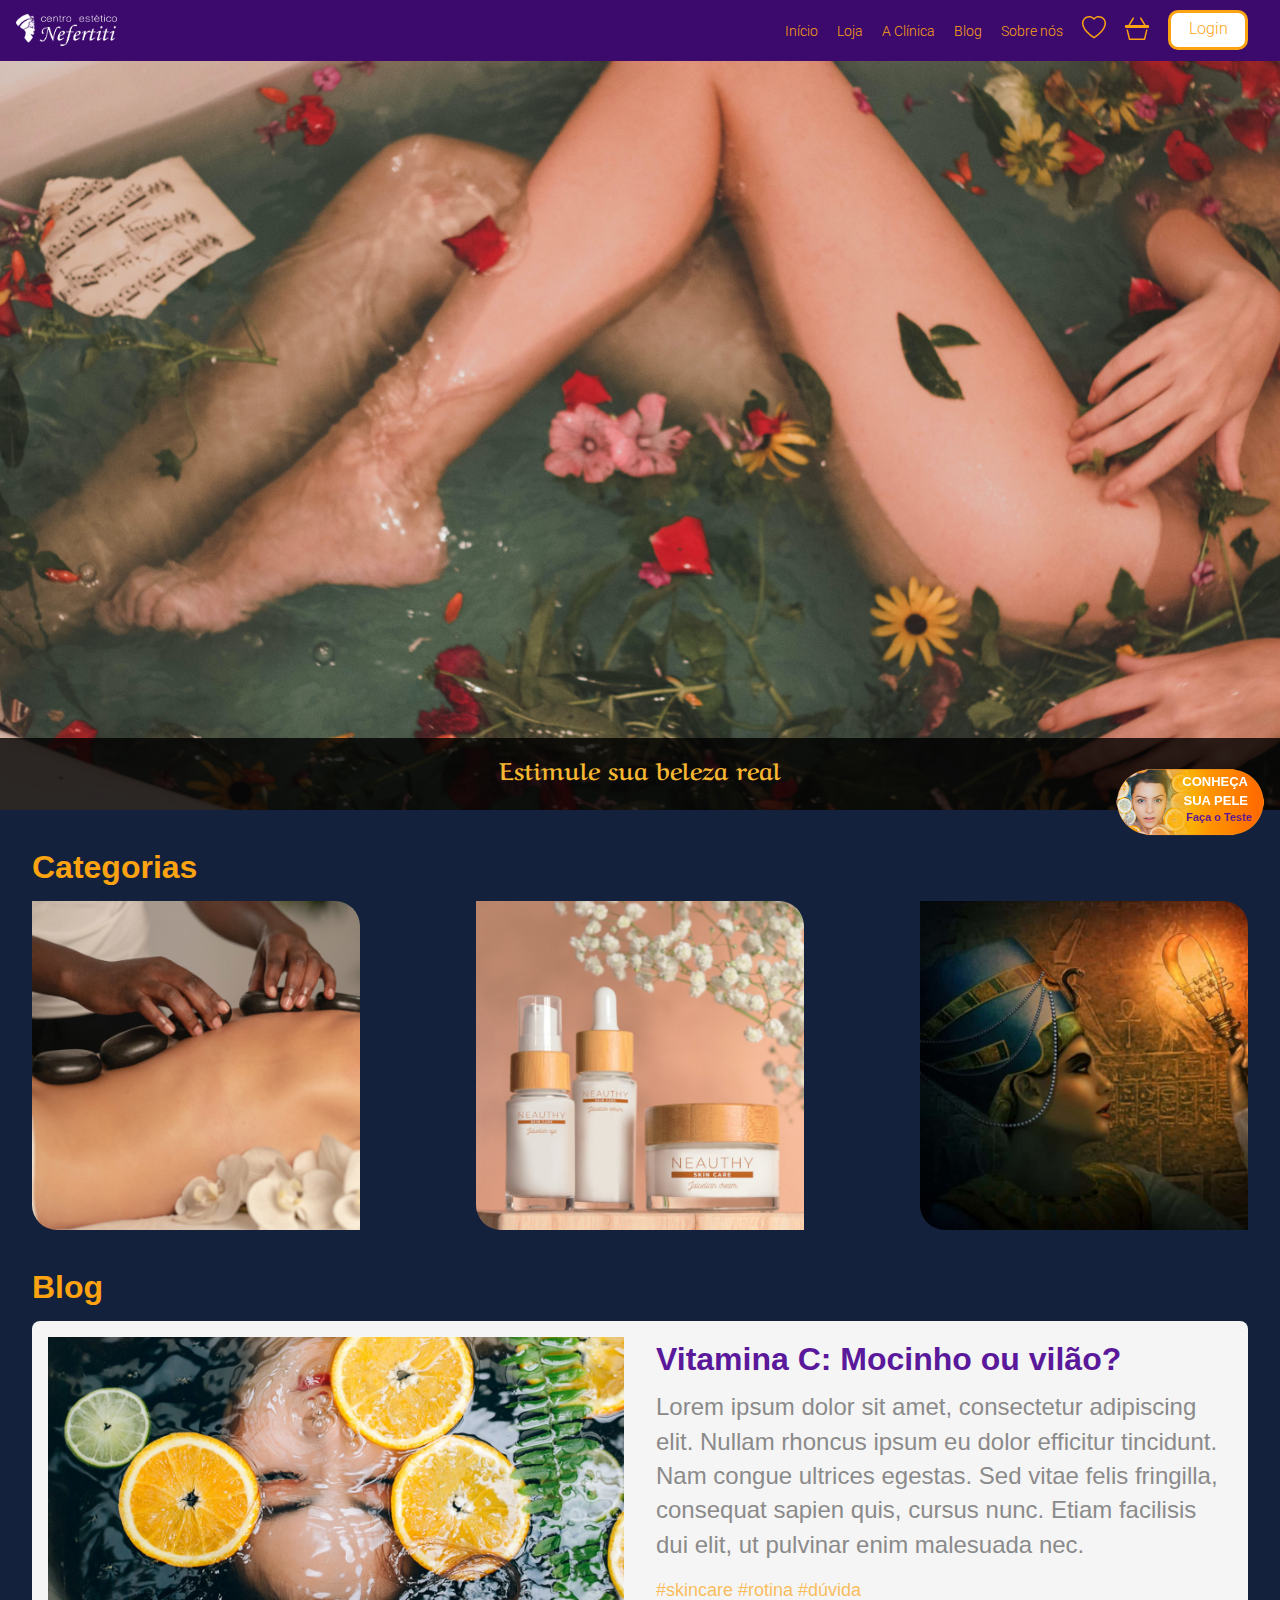
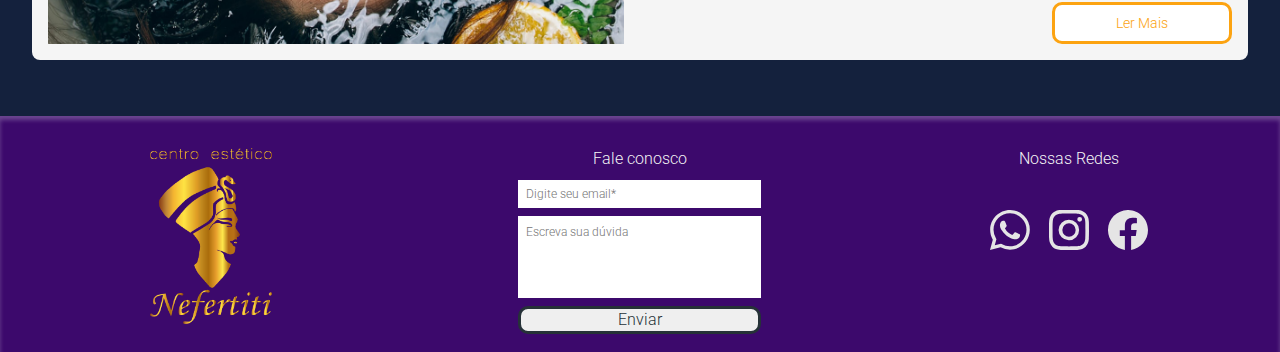
<file: index.html>
<!DOCTYPE html>
<html lang="pt-br">
<head>
	<meta charset="utf-8">
	<meta name="viewport" content="width=device-width, initial-scale=1">
	<title>Nefertiti</title>
	<meta name= "description" content="Seu guia estético digital">
	<meta name= "robots" content="index, follow">
	<meta name= "author" content="almeidastor">
	<link href="https://maxcdn.bootstrapcdn.com/bootstrap/3.3.7/css/bootstrap.min.css" rel="stylesheet" integrity="sha384-BVYiiSIFeK1dGmJRAkycuHAHRg32OmUcww7on3RYdg4Va+PmSTsz/K68vbdEjh4u" crossorigin="anonymous">
	<link rel="stylesheet" href="css/nefertitistyle.css">
	<script type="text/javascript" src="js/nefertitiscript.js"></script>

	<link href="https://maxcdn.bootstrapcdn.com/font-awesome/4.6.3/css/font-awesome.min.css" rel="stylesheet">
	<link href="https://fonts.googleapis.com/css?family=Roboto:500,700&display=swap" rel="stylesheet"> 
	<link rel="preconnect" href="https://fonts.gstatic.com">
	<link href="https://fonts.googleapis.com/css?family=Aref+Ruqaa:wght@700&display=swap" rel="stylesheet"> 
	<link rel="preconnect" href="https://fonts.gstatic.com">
	<link rel="icon" href="images/logo-variants/iconnavgray.png">
</head>

<body>
	<section class="description" id="coverimgindex" style="background-image: url('images/covers/indexcover.jpg');"><div class="header"><nav class="navtoggle">
	<div id=div-logo-nav><img id=horizont-logo-nav src="images/logo-variants/Horizontlogo.png"></div>

		<div class="toggle">


			<svg xmlns="http://www.w3.org/2000/svg" width="24" height="22" fill="currentColor" class="bi bi-heart" id="icon-nav-mobile"  viewBox="0 0 16 16">
  			<path d="m8 2.748-.717-.737C5.6.281 2.514.878 1.4 3.053c-.523 1.023-.641 2.5.314 4.385.92 1.815 2.834 3.989 6.286 6.357 3.452-2.368 5.365-4.542 6.286-6.357.955-1.886.838-3.362.314-4.385C13.486.878 10.4.28 8.717 2.01L8 2.748zM8 15C-7.333 4.868 3.279-3.04 7.824 1.143c.06.055.119.112.176.171a3.12 3.12 0 0 1 .176-.17C12.72-3.042 23.333 4.867 8 15z"/></svg>

 			<svg xmlns="http://www.w3.org/2000/svg" width="24" height="24" fill="currentColor" class="bi bi-basket3" id="icon-nav-mobile" viewBox="0 0 16 16">
 			<path d="M5.757 1.071a.5.5 0 0 1 .172.686L3.383 6h9.234L10.07 1.757a.5.5 0 1 1 .858-.514L13.783 6H15.5a.5.5 0 0 1 .5.5v1a.5.5 0 0 1-.5.5H.5a.5.5 0 0 1-.5-.5v-1A.5.5 0 0 1 .5 6h1.717L5.07 1.243a.5.5 0 0 1 .686-.172zM3.394 15l-1.48-6h-.97l1.525 6.426a.75.75 0 0 0 .729.574h9.606a.75.75 0 0 0 .73-.574L15.056 9h-.972l-1.479 6h-9.21z"/></svg>

 			<button id="btn-nav-mobile" type="button">Login</button>


			<svg xmlns="http://www.w3.org/2000/svg" width="40" height="auto" fill="currentColor" class="fa fa-bars menu" id="icon-nav-mobile2" viewBox="0 0 16 16">
 			 <path d="M3 9.5a1.5 1.5 0 1 1 0-3 1.5 1.5 0 0 1 0 3zm5 0a1.5 1.5 0 1 1 0-3 1.5 1.5 0 0 1 0 3zm5 0a1.5 1.5 0 1 1 0-3 1.5 1.5 0 0 1 0 3z"/></svg></div>

			<ul class=ula name>
				<li class=lia id="menu-nav-toggle"><a href="index.html">Início</a></li>
				<li class=lia id="menu-nav-toggle"><a href="loja/oficialloja.html">Loja</a></li>
				<li class=lia id="menu-nav-toggle"><a href="clinica/clinicanefertiti.html">A Clínica</a></li>
				<li class=lia id="menu-nav-toggle"><a href="blog/blogindex.html">Blog</a></li>
				<li class=lia id="menu-nav-toggle"><a href="sobre.html">Sobre nós</a></li>
				<li class=lia id="icon-nav-toggle"><svg xmlns="http://www.w3.org/2000/svg" width="24" height="24"  fill="currentColor" id="icon-nav-li" class="bi bi-heart" viewBox="0 0 16 16">
  				<path d="m8 2.748-.717-.737C5.6.281 2.514.878 1.4 3.053c-.523 1.023-.641 2.5.314 4.385.92 1.815 2.834 3.989 6.286 6.357 3.452-2.368 5.365-4.542 6.286-6.357.955-1.886.838-3.362.314-4.385C13.486.878 10.4.28 8.717 2.01L8 2.748zM8 15C-7.333 4.868 3.279-3.04 7.824 1.143c.06.055.119.112.176.171a3.12 3.12 0 0 1 .176-.17C12.72-3.042 23.333 4.867 8 15z"/></svg></li>
  				<li class=lia id="icon-nav-toggle"><svg xmlns="http://www.w3.org/2000/svg" width="24" height="24" fill="currentColor"  id="icon-nav-li" class="bi bi-basket3" viewBox="0 0 16 16">
  				<path d="M5.757 1.071a.5.5 0 0 1 .172.686L3.383 6h9.234L10.07 1.757a.5.5 0 1 1 .858-.514L13.783 6H15.5a.5.5 0 0 1 .5.5v1a.5.5 0 0 1-.5.5H.5a.5.5 0 0 1-.5-.5v-1A.5.5 0 0 1 .5 6h1.717L5.07 1.243a.5.5 0 0 1 .686-.172zM3.394 15l-1.48-6h-.97l1.525 6.426a.75.75 0 0 0 .729.574h9.606a.75.75 0 0 0 .73-.574L15.056 9h-.972l-1.479 6h-9.21z"/></svg></li>
  				<button id="btn-nav-toggle" type="button">Login</button>
			</ul></div></nav>

		<script src="https://code.jquery.com/jquery-3.4.1.js"></script>
		<script type = "text/javascript">
			$(document).ready(function(){
				$('.menu').click(function(){
					$(".ula").toggleClass('active');
				})
			})</script></div>
			<div id="p-cover01">
			<p id="paragraphindex" >Estimule sua beleza real<p>
			</div>
		</section>

	
	<div id=divmailsent> E-Mail Enviado </div>
	<div id=btnpopup><a href="index.html">
	<div id=btnpopuptext><div id=btnpopuptext1>CONHEÇA</br>SUA PELE</div> <div id=btnpopuptext2>Faça o Teste</div></div></a>
	</div>
		
	<h1 class="h1-primary" id="index-h1">Categorias</h1>
	<div id="body-indexdiv1">
		<div id="logoindexdiv0">
		<img class="logoindexdiv1" src="images/mini/iniciocat01.jpg">
		<a id="textlogo" href="clinica/clinicanefertiti.html"><div id="textlogotxt"><p id="textlogo1">A Clínica</p></div></a>
		</div>
		<div id="logoindexdiv0">
		<img class="logoindexdiv1" src="images/mini/iniciocat02.jpg">
		<a id="textlogo" href="loja/oficialloja.html"><div id="textlogotxt"><p id="textlogo1">A Loja</p></div></a>
		</div>
		<div id="logoindexdiv0">
		<img class="logoindexdiv1" src="images/mini/iniciocat03.jpg">
		<a id="textlogo" href="sobre.html"><div id="textlogotxt"><p id="textlogo1">Sobre Nós</p></div></a>
		</div>
	</div>

	</div>
	<h1 class="h1-primary" id="index-h1">Blog</h1>
	<div id="blog-indexdiv">
		<div id="blog-indeximg" style="background-image: url('images/blog/vitcmocinhovilao.jpg')">
		</div>
		<div id="blog-indexdescription">
		<div id="blog-indextitle">Vitamina C: Mocinho ou vilão?</div>
		<div id="blog-indextext">Lorem ipsum dolor sit amet, consectetur adipiscing elit. Nullam rhoncus ipsum eu dolor efficitur tincidunt. Nam congue ultrices egestas. Sed vitae felis fringilla, consequat sapien quis, cursus nunc. Etiam facilisis dui elit, ut pulvinar enim malesuada nec.</div>
		<div id="blog-indexhash">#skincare #rotina #dúvida</div></br></br>
		<div id="blog-indexbtn2"><a href="blog/blogindex2.html"><button id="blog-indexbtn">Ler Mais</button></a>
		</div>
		</div>
	</div>

		

<footer> 
	<div class="footer">
	<div id="footer-frame1">
		<p><img id=logofooter src="images/logo-variants/principallogogold.png"></p>
	</div>

	<div id=footer-frame2>
		<nav class="navfooter">
		<ul id="title-footer">
		
		<p>Fale conosco</p>
		<div id="frame-form-footer">
		<input type="email" id="inputemail-footer" placeholder="Digite seu email*">
		<textarea id="inputtext-footer" cols="30" rows="5" placeholder="Escreva sua dúvida" ></textarea>
		<button id="btn-footer" type="button" onclick="ocultarExibir()">Enviar</button>
		</div>
		</ul>
		</nav>
	</div>
<script>
</script>
	<div id=footer-frame3>
		<ul>
		<p id="title-footer">Nossas Redes</p>
		<p>
			<div id="frame-icons-footer">
			<a href="https://api.whatsapp.com/send?phone=+5511123456789" target="_blank"><svg xmlns="http://www.w3.org/2000/svg" fill="#e5e5e5" class="bi bi-whatsapp"  id=iconsocial1 viewBox="0 0 16 16">
  			<path d="M13.601 2.326A7.854 7.854 0 0 0 7.994 0C3.627 0 .068 3.558.064 7.926c0 1.399.366 2.76 1.057 3.965L0 16l4.204-1.102a7.933 7.933 0 0 0 3.79.965h.004c4.368 0 7.926-3.558 7.93-7.93A7.898 7.898 0 0 0 13.6 2.326zM7.994 14.521a6.573 6.573 0 0 1-3.356-.92l-.24-.144-2.494.654.666-2.433-.156-.251a6.56 6.56 0 0 1-1.007-3.505c0-3.626 2.957-6.584 6.591-6.584a6.56 6.56 0 0 1 4.66 1.931 6.557 6.557 0 0 1 1.928 4.66c-.004 3.639-2.961 6.592-6.592 6.592zm3.615-4.934c-.197-.099-1.17-.578-1.353-.646-.182-.065-.315-.099-.445.099-.133.197-.513.646-.627.775-.114.133-.232.148-.43.05-.197-.1-.836-.308-1.592-.985-.59-.525-.985-1.175-1.103-1.372-.114-.198-.011-.304.088-.403.087-.088.197-.232.296-.346.1-.114.133-.198.198-.33.065-.134.034-.248-.015-.347-.05-.099-.445-1.076-.612-1.47-.16-.389-.323-.335-.445-.34-.114-.007-.247-.007-.38-.007a.729.729 0 0 0-.529.247c-.182.198-.691.677-.691 1.654 0 .977.71 1.916.81 2.049.098.133 1.394 2.132 3.383 2.992.47.205.84.326 1.129.418.475.152.904.129 1.246.08.38-.058 1.171-.48 1.338-.943.164-.464.164-.86.114-.943-.049-.084-.182-.133-.38-.232z"/>
			</svg></a>

			<a href="https://www.instagram.com/" target="_blank"><svg xmlns="http://www.w3.org/2000/svg" fill="#e5e5e5" class="bi bi-instagram" id=iconsocial1 viewBox="0 0 16 16">
  			<path d="M8 0C5.829 0 5.556.01 4.703.048 3.85.088 3.269.222 2.76.42a3.917 3.917 0 0 0-1.417.923A3.927 3.927 0 0 0 .42 2.76C.222 3.268.087 3.85.048 4.7.01 5.555 0 5.827 0 8.001c0 2.172.01 2.444.048 3.297.04.852.174 1.433.372 1.942.205.526.478.972.923 1.417.444.445.89.719 1.416.923.51.198 1.09.333 1.942.372C5.555 15.99 5.827 16 8 16s2.444-.01 3.298-.048c.851-.04 1.434-.174 1.943-.372a3.916 3.916 0 0 0 1.416-.923c.445-.445.718-.891.923-1.417.197-.509.332-1.09.372-1.942C15.99 10.445 16 10.173 16 8s-.01-2.445-.048-3.299c-.04-.851-.175-1.433-.372-1.941a3.926 3.926 0 0 0-.923-1.417A3.911 3.911 0 0 0 13.24.42c-.51-.198-1.092-.333-1.943-.372C10.443.01 10.172 0 7.998 0h.003zm-.717 1.442h.718c2.136 0 2.389.007 3.232.046.78.035 1.204.166 1.486.275.373.145.64.319.92.599.28.28.453.546.598.92.11.281.24.705.275 1.485.039.843.047 1.096.047 3.231s-.008 2.389-.047 3.232c-.035.78-.166 1.203-.275 1.485a2.47 2.47 0 0 1-.599.919c-.28.28-.546.453-.92.598-.28.11-.704.24-1.485.276-.843.038-1.096.047-3.232.047s-2.39-.009-3.233-.047c-.78-.036-1.203-.166-1.485-.276a2.478 2.478 0 0 1-.92-.598 2.48 2.48 0 0 1-.6-.92c-.109-.281-.24-.705-.275-1.485-.038-.843-.046-1.096-.046-3.233 0-2.136.008-2.388.046-3.231.036-.78.166-1.204.276-1.486.145-.373.319-.64.599-.92.28-.28.546-.453.92-.598.282-.11.705-.24 1.485-.276.738-.034 1.024-.044 2.515-.045v.002zm4.988 1.328a.96.96 0 1 0 0 1.92.96.96 0 0 0 0-1.92zm-4.27 1.122a4.109 4.109 0 1 0 0 8.217 4.109 4.109 0 0 0 0-8.217zm0 1.441a2.667 2.667 0 1 1 0 5.334 2.667 2.667 0 0 1 0-5.334z"/>
  			</svg></a>

			<a href="https://www.facebook.com/" target="_blank"><svg xmlns="http://www.w3.org/2000/svg" fill="#e5e5e5" class="bi bi-facebook" id=iconsocial2 viewBox="0 0 16 16">
  			<path d="M16 8.049c0-4.446-3.582-8.05-8-8.05C3.58 0-.002 3.603-.002 8.05c0 4.017 2.926 7.347 6.75 7.951v-5.625h-2.03V8.05H6.75V6.275c0-2.017 1.195-3.131 3.022-3.131.876 0 1.791.157 1.791.157v1.98h-1.009c-.993 0-1.303.621-1.303 1.258v1.51h2.218l-.354 2.326H9.25V16c3.824-.604 6.75-3.934 6.75-7.951z"/>
			</svg></a>
			</div>

		</p></ul>
	</div>
	</div>
</footer>
</body>
</html>
</file>
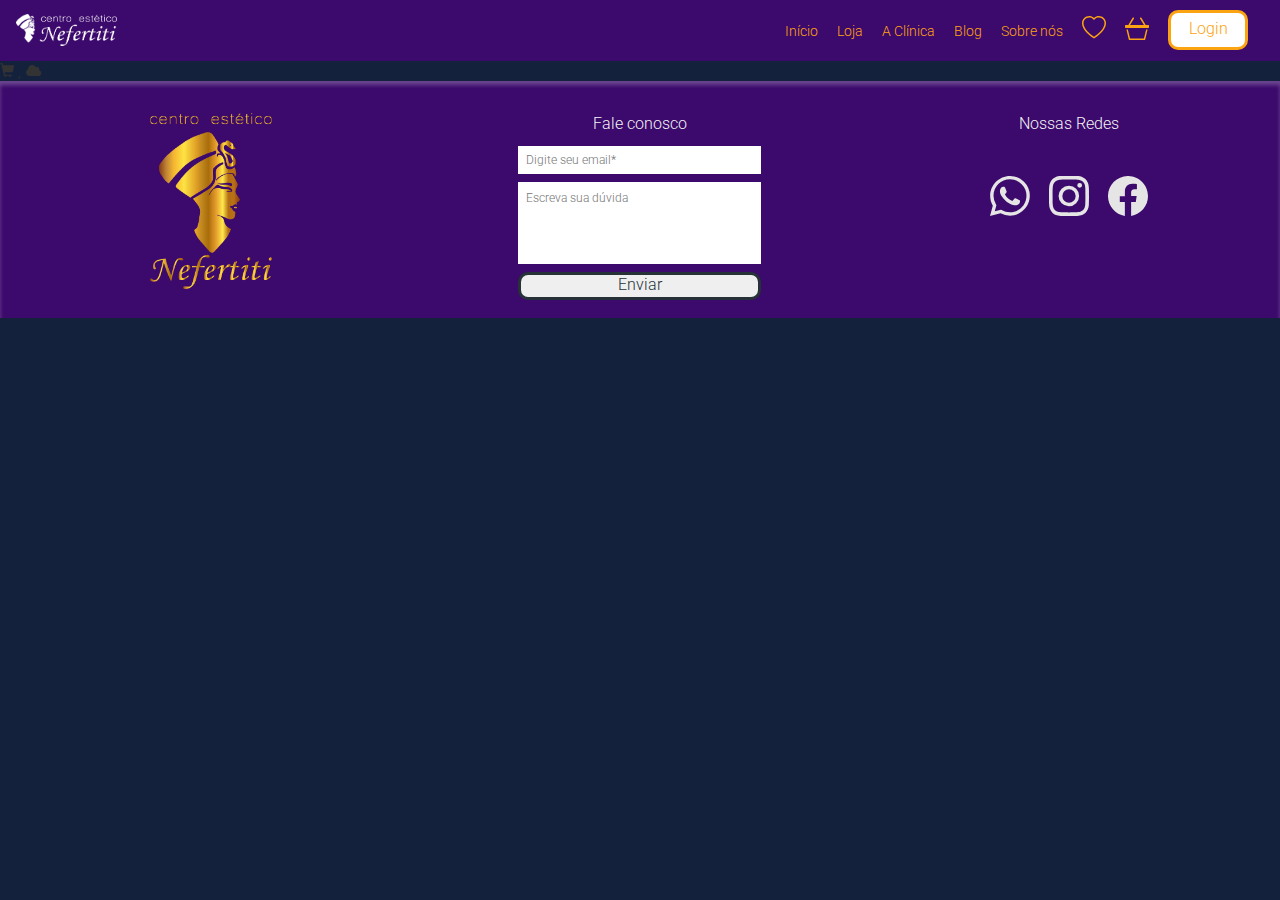
<file: loja/index.html>
<!DOCTYPE html>
<html lang="pt-br">
<head>
	<meta charset="utf-8">
	<meta name="viewport" content="width=device-width, initial-scale=1">
	<title>Nefertiti</title>
	<meta name= "description" content="Seu guia estético digital">
	<meta name= "robots" content="index, follow">
	<meta name= "author" content="almeidastor">
	<link href="https://maxcdn.bootstrapcdn.com/bootstrap/3.3.7/css/bootstrap.min.css" rel="stylesheet" integrity="sha384-BVYiiSIFeK1dGmJRAkycuHAHRg32OmUcww7on3RYdg4Va+PmSTsz/K68vbdEjh4u" crossorigin="anonymous">
	<link rel="stylesheet" href="../css/nefertitistyle.css">

	<link href="https://maxcdn.bootstrapcdn.com/font-awesome/4.6.3/css/font-awesome.min.css" rel="stylesheet">
	<link href="https://fonts.googleapis.com/css?family=Roboto:500,700&display=swap" rel="stylesheet"> 
	<link rel="preconnect" href="https://fonts.gstatic.com">
	<link rel="icon" href="../images/logo-variants/iconnavgray.png">
</head>

<body>
	<section id="description"><div class="header">
		<div id=div-logo-nav><img id=horizont-logo-nav src="../images/logo-variants/Horizontlogo.png"></div>
	<nav class="navtoggle">

		<div class="toggle">


			<svg xmlns="http://www.w3.org/2000/svg" width="24" height="22" fill="currentColor" class="bi bi-heart" id="icon-nav-mobile"  viewBox="0 0 16 16">
  			<path d="m8 2.748-.717-.737C5.6.281 2.514.878 1.4 3.053c-.523 1.023-.641 2.5.314 4.385.92 1.815 2.834 3.989 6.286 6.357 3.452-2.368 5.365-4.542 6.286-6.357.955-1.886.838-3.362.314-4.385C13.486.878 10.4.28 8.717 2.01L8 2.748zM8 15C-7.333 4.868 3.279-3.04 7.824 1.143c.06.055.119.112.176.171a3.12 3.12 0 0 1 .176-.17C12.72-3.042 23.333 4.867 8 15z"/></svg>

 			<svg xmlns="http://www.w3.org/2000/svg" width="24" height="24" fill="currentColor" class="bi bi-basket3" id="icon-nav-mobile" viewBox="0 0 16 16">
 			<path d="M5.757 1.071a.5.5 0 0 1 .172.686L3.383 6h9.234L10.07 1.757a.5.5 0 1 1 .858-.514L13.783 6H15.5a.5.5 0 0 1 .5.5v1a.5.5 0 0 1-.5.5H.5a.5.5 0 0 1-.5-.5v-1A.5.5 0 0 1 .5 6h1.717L5.07 1.243a.5.5 0 0 1 .686-.172zM3.394 15l-1.48-6h-.97l1.525 6.426a.75.75 0 0 0 .729.574h9.606a.75.75 0 0 0 .73-.574L15.056 9h-.972l-1.479 6h-9.21z"/></svg>

 			<button id="btn-nav-mobile" type="button">Login</button>


			<svg xmlns="http://www.w3.org/2000/svg" width="40" height="auto" fill="currentColor" class="fa fa-bars menu" id="icon-nav-mobile2" viewBox="0 0 16 16">
 			 <path d="M3 9.5a1.5 1.5 0 1 1 0-3 1.5 1.5 0 0 1 0 3zm5 0a1.5 1.5 0 1 1 0-3 1.5 1.5 0 0 1 0 3zm5 0a1.5 1.5 0 1 1 0-3 1.5 1.5 0 0 1 0 3z"/></svg></div>

			<ul class=ula name>
				<li class=lia id="menu-nav-toggle"><a href="index.html">Início</a></li>
				<li class=lia id="menu-nav-toggle"><a href="myportfolio.html">Loja</a></li>
				<li class=lia id="menu-nav-toggle"><a href="sobre.html">A Clínica</a></li>
				<li class=lia id="menu-nav-toggle"><a href="sobre.html">Blog</a></li>
				<li class=lia id="menu-nav-toggle"><a href="sobre.html">Sobre nós</a></li>
				<li class=lia id="icon-nav-toggle"><svg xmlns="http://www.w3.org/2000/svg" width="24" height="24"  fill="currentColor" id="icon-nav-li" class="bi bi-heart" viewBox="0 0 16 16">
  				<path d="m8 2.748-.717-.737C5.6.281 2.514.878 1.4 3.053c-.523 1.023-.641 2.5.314 4.385.92 1.815 2.834 3.989 6.286 6.357 3.452-2.368 5.365-4.542 6.286-6.357.955-1.886.838-3.362.314-4.385C13.486.878 10.4.28 8.717 2.01L8 2.748zM8 15C-7.333 4.868 3.279-3.04 7.824 1.143c.06.055.119.112.176.171a3.12 3.12 0 0 1 .176-.17C12.72-3.042 23.333 4.867 8 15z"/></svg></li>
  				<li class=lia id="icon-nav-toggle"><svg xmlns="http://www.w3.org/2000/svg" width="24" height="24" fill="currentColor"  id="icon-nav-li" class="bi bi-basket3" viewBox="0 0 16 16">
  				<path d="M5.757 1.071a.5.5 0 0 1 .172.686L3.383 6h9.234L10.07 1.757a.5.5 0 1 1 .858-.514L13.783 6H15.5a.5.5 0 0 1 .5.5v1a.5.5 0 0 1-.5.5H.5a.5.5 0 0 1-.5-.5v-1A.5.5 0 0 1 .5 6h1.717L5.07 1.243a.5.5 0 0 1 .686-.172zM3.394 15l-1.48-6h-.97l1.525 6.426a.75.75 0 0 0 .729.574h9.606a.75.75 0 0 0 .73-.574L15.056 9h-.972l-1.479 6h-9.21z"/></svg></li>
  				<button id="btn-nav-toggle" type="button">Login</button>
			</ul></div></nav>

		<script src="https://code.jquery.com/jquery-3.4.1.js"></script>
		<script type = "text/javascript">
			$(document).ready(function(){
				$('.menu').click(function(){
					$(".ula").toggleClass('active');
				})
			})</script></div></section>



	<div>
		<i class="bi bi-whatsapp whatsappicon"></i>

		<span class="glyphicon glyphicon-shopping-cart"></span>
		<i class="fa-thin fa-heart"></i>

		<i class="fa fa-cloud"></i>
	</div>
</div>


<footer> 
	<div class="footer">
	<div id="footer-frame1">
		<p><img id=logofooter src="../images/logo-variants/principallogogold.png"></p>
	</div>

	<div id=footer-frame2>
		<nav class="navfooter">
		<ul id="title-footer">

		<p>Fale conosco</p>
		<div id="frame-form-footer">
		<input type="email" id="inputemail-footer" placeholder="Digite seu email*">
		<textarea id="inputtext-footer" cols="30" rows="5" placeholder="Escreva sua dúvida"></textarea>
		<button id="btn-footer" type="button">Enviar</button>
		</div>

		</ul>
		</nav>
	</div>

	<div id=footer-frame3>
		<ul>
		<p id="title-footer">Nossas Redes</p>
		<p>
			<div id="frame-icons-footer">
			<a href="https://api.whatsapp.com/send?phone=+5511123456789" target="_blank"><svg xmlns="http://www.w3.org/2000/svg" fill="#e5e5e5" class="bi bi-whatsapp"  id=iconsocial1 viewBox="0 0 16 16">
  			<path d="M13.601 2.326A7.854 7.854 0 0 0 7.994 0C3.627 0 .068 3.558.064 7.926c0 1.399.366 2.76 1.057 3.965L0 16l4.204-1.102a7.933 7.933 0 0 0 3.79.965h.004c4.368 0 7.926-3.558 7.93-7.93A7.898 7.898 0 0 0 13.6 2.326zM7.994 14.521a6.573 6.573 0 0 1-3.356-.92l-.24-.144-2.494.654.666-2.433-.156-.251a6.56 6.56 0 0 1-1.007-3.505c0-3.626 2.957-6.584 6.591-6.584a6.56 6.56 0 0 1 4.66 1.931 6.557 6.557 0 0 1 1.928 4.66c-.004 3.639-2.961 6.592-6.592 6.592zm3.615-4.934c-.197-.099-1.17-.578-1.353-.646-.182-.065-.315-.099-.445.099-.133.197-.513.646-.627.775-.114.133-.232.148-.43.05-.197-.1-.836-.308-1.592-.985-.59-.525-.985-1.175-1.103-1.372-.114-.198-.011-.304.088-.403.087-.088.197-.232.296-.346.1-.114.133-.198.198-.33.065-.134.034-.248-.015-.347-.05-.099-.445-1.076-.612-1.47-.16-.389-.323-.335-.445-.34-.114-.007-.247-.007-.38-.007a.729.729 0 0 0-.529.247c-.182.198-.691.677-.691 1.654 0 .977.71 1.916.81 2.049.098.133 1.394 2.132 3.383 2.992.47.205.84.326 1.129.418.475.152.904.129 1.246.08.38-.058 1.171-.48 1.338-.943.164-.464.164-.86.114-.943-.049-.084-.182-.133-.38-.232z"/>
			</svg></a>

			<a href="https://www.instagram.com/" target="_blank"><svg xmlns="http://www.w3.org/2000/svg" fill="#e5e5e5" class="bi bi-instagram" id=iconsocial1 viewBox="0 0 16 16">
  			<path d="M8 0C5.829 0 5.556.01 4.703.048 3.85.088 3.269.222 2.76.42a3.917 3.917 0 0 0-1.417.923A3.927 3.927 0 0 0 .42 2.76C.222 3.268.087 3.85.048 4.7.01 5.555 0 5.827 0 8.001c0 2.172.01 2.444.048 3.297.04.852.174 1.433.372 1.942.205.526.478.972.923 1.417.444.445.89.719 1.416.923.51.198 1.09.333 1.942.372C5.555 15.99 5.827 16 8 16s2.444-.01 3.298-.048c.851-.04 1.434-.174 1.943-.372a3.916 3.916 0 0 0 1.416-.923c.445-.445.718-.891.923-1.417.197-.509.332-1.09.372-1.942C15.99 10.445 16 10.173 16 8s-.01-2.445-.048-3.299c-.04-.851-.175-1.433-.372-1.941a3.926 3.926 0 0 0-.923-1.417A3.911 3.911 0 0 0 13.24.42c-.51-.198-1.092-.333-1.943-.372C10.443.01 10.172 0 7.998 0h.003zm-.717 1.442h.718c2.136 0 2.389.007 3.232.046.78.035 1.204.166 1.486.275.373.145.64.319.92.599.28.28.453.546.598.92.11.281.24.705.275 1.485.039.843.047 1.096.047 3.231s-.008 2.389-.047 3.232c-.035.78-.166 1.203-.275 1.485a2.47 2.47 0 0 1-.599.919c-.28.28-.546.453-.92.598-.28.11-.704.24-1.485.276-.843.038-1.096.047-3.232.047s-2.39-.009-3.233-.047c-.78-.036-1.203-.166-1.485-.276a2.478 2.478 0 0 1-.92-.598 2.48 2.48 0 0 1-.6-.92c-.109-.281-.24-.705-.275-1.485-.038-.843-.046-1.096-.046-3.233 0-2.136.008-2.388.046-3.231.036-.78.166-1.204.276-1.486.145-.373.319-.64.599-.92.28-.28.546-.453.92-.598.282-.11.705-.24 1.485-.276.738-.034 1.024-.044 2.515-.045v.002zm4.988 1.328a.96.96 0 1 0 0 1.92.96.96 0 0 0 0-1.92zm-4.27 1.122a4.109 4.109 0 1 0 0 8.217 4.109 4.109 0 0 0 0-8.217zm0 1.441a2.667 2.667 0 1 1 0 5.334 2.667 2.667 0 0 1 0-5.334z"/>
  			</svg></a>

			<a href="https://www.facebook.com/" target="_blank"><svg xmlns="http://www.w3.org/2000/svg" fill="#e5e5e5" class="bi bi-facebook" id=iconsocial2 viewBox="0 0 16 16">
  			<path d="M16 8.049c0-4.446-3.582-8.05-8-8.05C3.58 0-.002 3.603-.002 8.05c0 4.017 2.926 7.347 6.75 7.951v-5.625h-2.03V8.05H6.75V6.275c0-2.017 1.195-3.131 3.022-3.131.876 0 1.791.157 1.791.157v1.98h-1.009c-.993 0-1.303.621-1.303 1.258v1.51h2.218l-.354 2.326H9.25V16c3.824-.604 6.75-3.934 6.75-7.951z"/>
			</svg></a>
			</div>

		</p></ul>
	</div>

	</div>
</footer>
</body>
</html>
</file>
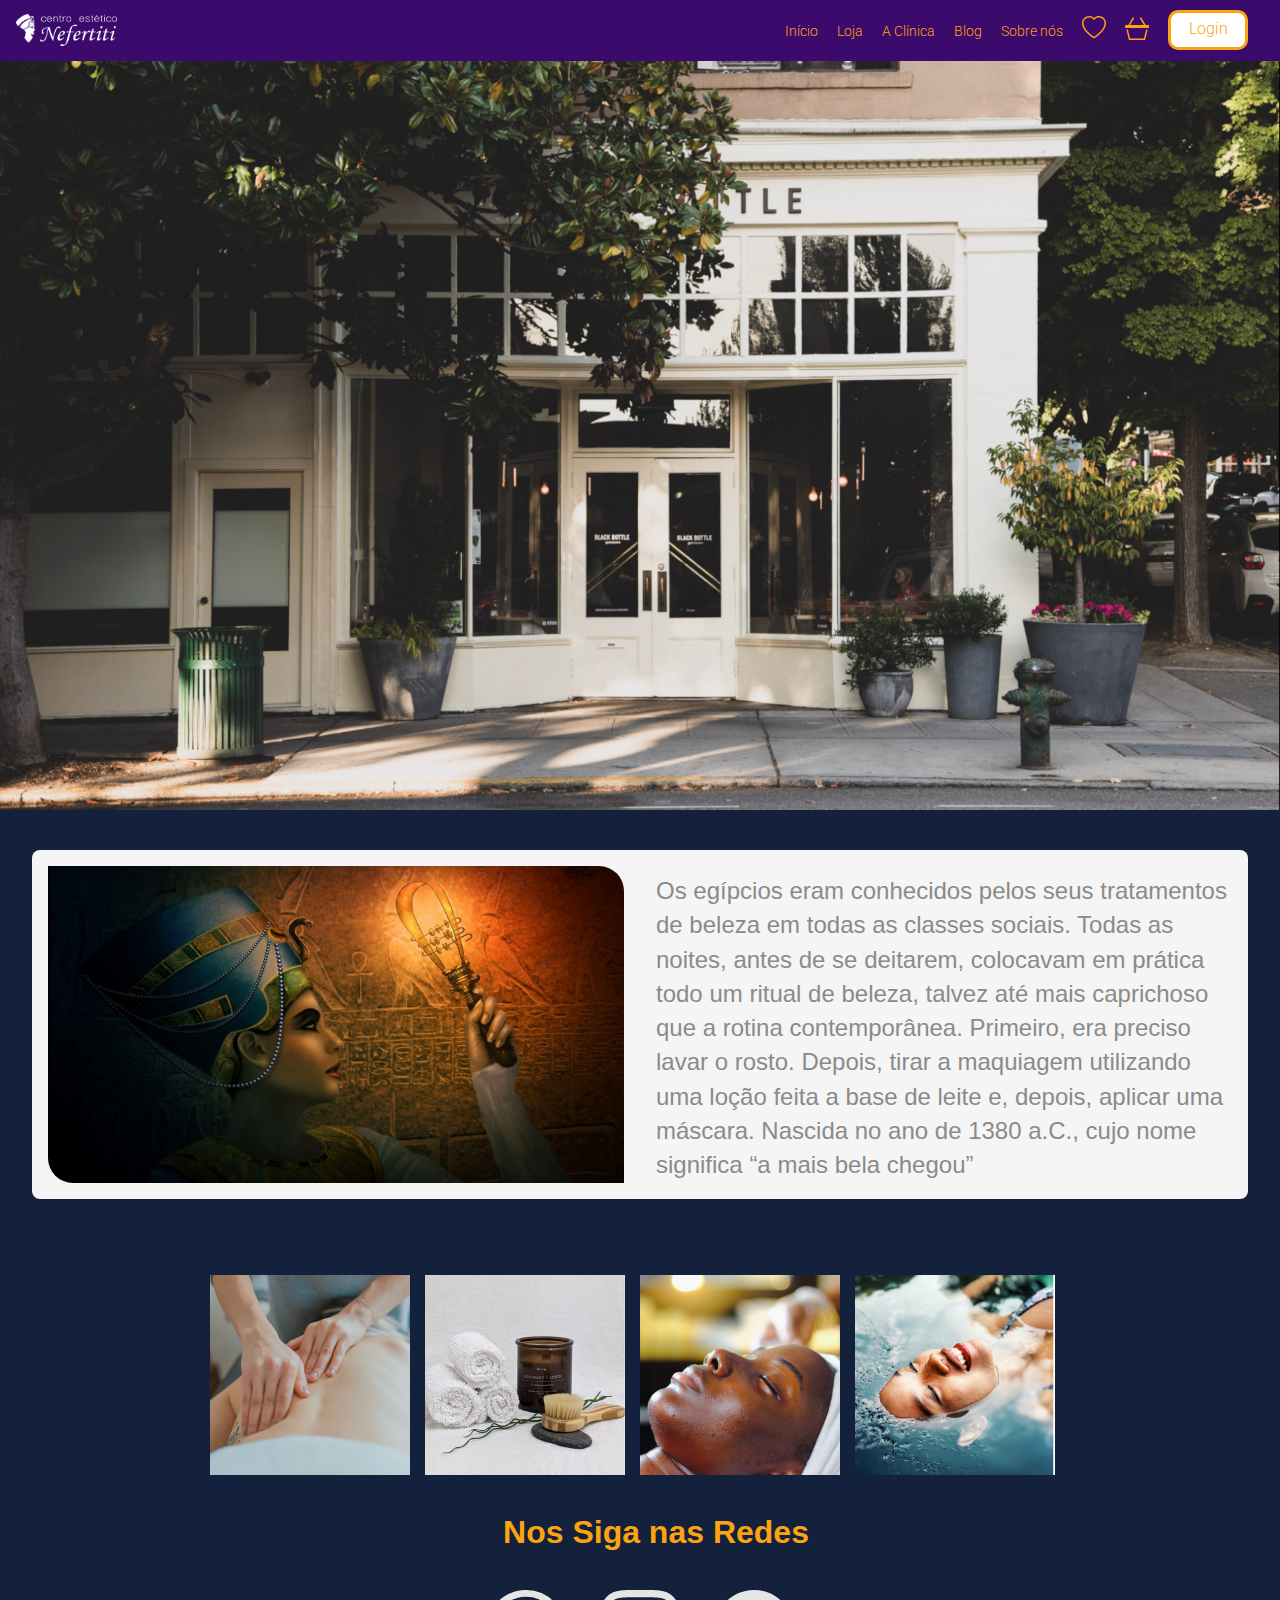
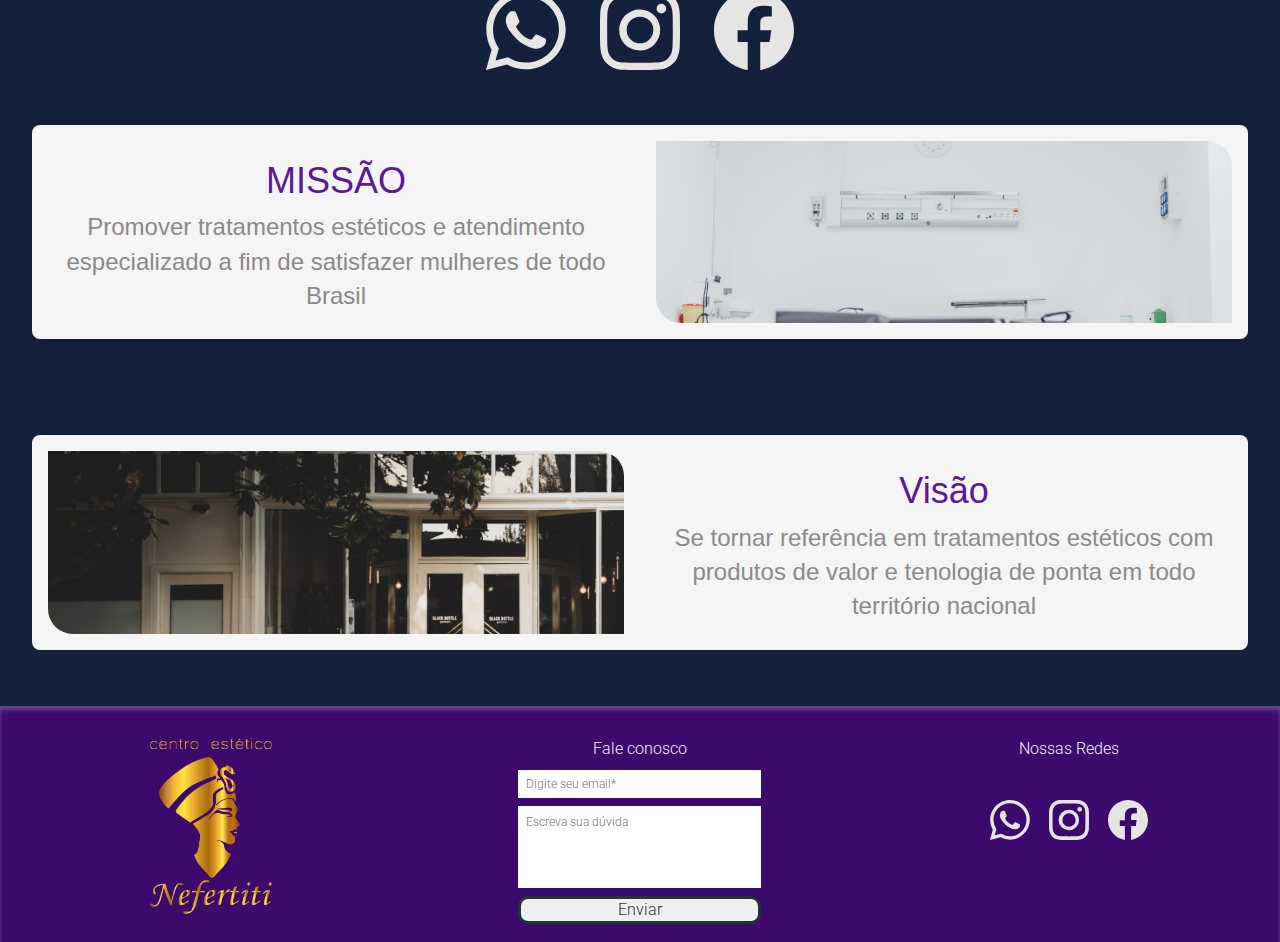
<file: sobre.html>
<!DOCTYPE html>
<html lang="pt-br">
<head>
	<meta charset="utf-8">
	<meta name="viewport" content="width=device-width, initial-scale=1">
	<title>Nefertiti</title>
	<meta name= "description" content="Seu guia estético digital">
	<meta name= "robots" content="index, follow">
	<meta name= "author" content="almeidastor">
	<link href="https://maxcdn.bootstrapcdn.com/bootstrap/3.3.7/css/bootstrap.min.css" rel="stylesheet" integrity="sha384-BVYiiSIFeK1dGmJRAkycuHAHRg32OmUcww7on3RYdg4Va+PmSTsz/K68vbdEjh4u" crossorigin="anonymous">
	<link rel="stylesheet" href="css/nefertitistyle.css">
	<script type="text/javascript" src="js/nefertitiscript.js"></script>

	<link href="https://maxcdn.bootstrapcdn.com/font-awesome/4.6.3/css/font-awesome.min.css" rel="stylesheet">
	<link href="https://fonts.googleapis.com/css?family=Roboto:500,700&display=swap" rel="stylesheet"> 
	<link rel="preconnect" href="https://fonts.gstatic.com">
	<link href="https://fonts.googleapis.com/css?family=Aref+Ruqaa:wght@700&display=swap" rel="stylesheet"> 
	<link rel="preconnect" href="https://fonts.gstatic.com">
	<link rel="icon" href="images/logo-variants/iconnavgray.png">
</head>

<body>
	<section class="description" id="coverimgsobre" style="background-image: url('images/covers/sobrecover.jpg');"><div class="header"><nav class="navtoggle">
	<div id=div-logo-nav><img id=horizont-logo-nav src="images/logo-variants/Horizontlogo.png"></div>

		<div class="toggle">


			<svg xmlns="http://www.w3.org/2000/svg" width="24" height="22" fill="currentColor" class="bi bi-heart" id="icon-nav-mobile"  viewBox="0 0 16 16">
  			<path d="m8 2.748-.717-.737C5.6.281 2.514.878 1.4 3.053c-.523 1.023-.641 2.5.314 4.385.92 1.815 2.834 3.989 6.286 6.357 3.452-2.368 5.365-4.542 6.286-6.357.955-1.886.838-3.362.314-4.385C13.486.878 10.4.28 8.717 2.01L8 2.748zM8 15C-7.333 4.868 3.279-3.04 7.824 1.143c.06.055.119.112.176.171a3.12 3.12 0 0 1 .176-.17C12.72-3.042 23.333 4.867 8 15z"/></svg>

 			<svg xmlns="http://www.w3.org/2000/svg" width="24" height="24" fill="currentColor" class="bi bi-basket3" id="icon-nav-mobile" viewBox="0 0 16 16">
 			<path d="M5.757 1.071a.5.5 0 0 1 .172.686L3.383 6h9.234L10.07 1.757a.5.5 0 1 1 .858-.514L13.783 6H15.5a.5.5 0 0 1 .5.5v1a.5.5 0 0 1-.5.5H.5a.5.5 0 0 1-.5-.5v-1A.5.5 0 0 1 .5 6h1.717L5.07 1.243a.5.5 0 0 1 .686-.172zM3.394 15l-1.48-6h-.97l1.525 6.426a.75.75 0 0 0 .729.574h9.606a.75.75 0 0 0 .73-.574L15.056 9h-.972l-1.479 6h-9.21z"/></svg>

 			<button id="btn-nav-mobile" type="button">Login</button>


			<svg xmlns="http://www.w3.org/2000/svg" width="40" height="auto" fill="currentColor" class="fa fa-bars menu" id="icon-nav-mobile2" viewBox="0 0 16 16">
 			 <path d="M3 9.5a1.5 1.5 0 1 1 0-3 1.5 1.5 0 0 1 0 3zm5 0a1.5 1.5 0 1 1 0-3 1.5 1.5 0 0 1 0 3zm5 0a1.5 1.5 0 1 1 0-3 1.5 1.5 0 0 1 0 3z"/></svg></div>

			<ul class=ula name>
				<li class=lia id="menu-nav-toggle"><a href="index.html">Início</a></li>
				<li class=lia id="menu-nav-toggle"><a href="loja/oficialloja.html">Loja</a></li>
				<li class=lia id="menu-nav-toggle"><a href="clinica/clinicanefertiti.html">A Clínica</a></li>
				<li class=lia id="menu-nav-toggle"><a href="blog/blogindex.html">Blog</a></li>
				<li class=lia id="menu-nav-toggle"><a href="sobre.html">Sobre nós</a></li>
				<li class=lia id="icon-nav-toggle"><svg xmlns="http://www.w3.org/2000/svg" width="24" height="24"  fill="currentColor" id="icon-nav-li" class="bi bi-heart" viewBox="0 0 16 16">
  				<path d="m8 2.748-.717-.737C5.6.281 2.514.878 1.4 3.053c-.523 1.023-.641 2.5.314 4.385.92 1.815 2.834 3.989 6.286 6.357 3.452-2.368 5.365-4.542 6.286-6.357.955-1.886.838-3.362.314-4.385C13.486.878 10.4.28 8.717 2.01L8 2.748zM8 15C-7.333 4.868 3.279-3.04 7.824 1.143c.06.055.119.112.176.171a3.12 3.12 0 0 1 .176-.17C12.72-3.042 23.333 4.867 8 15z"/></svg></li>
  				<li class=lia id="icon-nav-toggle"><svg xmlns="http://www.w3.org/2000/svg" width="24" height="24" fill="currentColor"  id="icon-nav-li" class="bi bi-basket3" viewBox="0 0 16 16">
  				<path d="M5.757 1.071a.5.5 0 0 1 .172.686L3.383 6h9.234L10.07 1.757a.5.5 0 1 1 .858-.514L13.783 6H15.5a.5.5 0 0 1 .5.5v1a.5.5 0 0 1-.5.5H.5a.5.5 0 0 1-.5-.5v-1A.5.5 0 0 1 .5 6h1.717L5.07 1.243a.5.5 0 0 1 .686-.172zM3.394 15l-1.48-6h-.97l1.525 6.426a.75.75 0 0 0 .729.574h9.606a.75.75 0 0 0 .73-.574L15.056 9h-.972l-1.479 6h-9.21z"/></svg></li>
  				<button id="btn-nav-toggle" type="button">Login</button>
			</ul></div></nav>

		<script src="https://code.jquery.com/jquery-3.4.1.js"></script>
		<script type = "text/javascript">
			$(document).ready(function(){
				$('.menu').click(function(){
					$(".ula").toggleClass('active');
				})
			})</script></div>
		</section>
		
	<div id=divmailsent> E-Mail Enviado </div>
	
</br></br>
	<div id="blog-indexdiv">
		<div id="blog-indeximg" style="background-image: url('images/mini/iniciocat04.jpg'); border-radius: 0px 25px 0px 25px;">
		</div>
		<div id="blog-indexdescription">
		<div id="blog-indextext">Os egípcios eram conhecidos pelos seus tratamentos de beleza em todas as classes sociais. Todas as noites, antes de se deitarem, colocavam em prática todo um ritual de beleza, talvez até mais caprichoso que a rotina contemporânea. Primeiro, era preciso lavar o rosto. Depois, tirar a maquiagem utilizando uma loção feita a base de leite e, depois, aplicar uma máscara.
Nascida no ano de 1380 a.C., cujo nome significa “a mais bela chegou”</div>
		</div>
		</div>


<div id="roll">
<div class="container" >
  <img id="img" src="images/sobre/01.jpg" />
  <img id="img" src="images/sobre/02.jpg" />
  <img id="img" src="images/sobre/03.jpg" />
  <img id="img" src="images/sobre/04.jpg" />
</div>
</div>

<div id="nossiga">
	<h1 class="h1-primary" id="index-h1"> Nos Siga nas Redes </h1>

		<p>
			<div id="frame-icons-footer">
			<a href="https://api.whatsapp.com/send?phone=+5511123456789" target="_blank"><svg xmlns="http://www.w3.org/2000/svg" fill="#e5e5e5" class="bi bi-whatsapp"  id=iconsocial3 viewBox="0 0 16 16">
  			<path d="M13.601 2.326A7.854 7.854 0 0 0 7.994 0C3.627 0 .068 3.558.064 7.926c0 1.399.366 2.76 1.057 3.965L0 16l4.204-1.102a7.933 7.933 0 0 0 3.79.965h.004c4.368 0 7.926-3.558 7.93-7.93A7.898 7.898 0 0 0 13.6 2.326zM7.994 14.521a6.573 6.573 0 0 1-3.356-.92l-.24-.144-2.494.654.666-2.433-.156-.251a6.56 6.56 0 0 1-1.007-3.505c0-3.626 2.957-6.584 6.591-6.584a6.56 6.56 0 0 1 4.66 1.931 6.557 6.557 0 0 1 1.928 4.66c-.004 3.639-2.961 6.592-6.592 6.592zm3.615-4.934c-.197-.099-1.17-.578-1.353-.646-.182-.065-.315-.099-.445.099-.133.197-.513.646-.627.775-.114.133-.232.148-.43.05-.197-.1-.836-.308-1.592-.985-.59-.525-.985-1.175-1.103-1.372-.114-.198-.011-.304.088-.403.087-.088.197-.232.296-.346.1-.114.133-.198.198-.33.065-.134.034-.248-.015-.347-.05-.099-.445-1.076-.612-1.47-.16-.389-.323-.335-.445-.34-.114-.007-.247-.007-.38-.007a.729.729 0 0 0-.529.247c-.182.198-.691.677-.691 1.654 0 .977.71 1.916.81 2.049.098.133 1.394 2.132 3.383 2.992.47.205.84.326 1.129.418.475.152.904.129 1.246.08.38-.058 1.171-.48 1.338-.943.164-.464.164-.86.114-.943-.049-.084-.182-.133-.38-.232z"/>
			</svg></a>

			<a href="https://www.instagram.com/" target="_blank"><svg xmlns="http://www.w3.org/2000/svg" fill="#e5e5e5" class="bi bi-instagram" id=iconsocial3 viewBox="0 0 16 16">
  			<path d="M8 0C5.829 0 5.556.01 4.703.048 3.85.088 3.269.222 2.76.42a3.917 3.917 0 0 0-1.417.923A3.927 3.927 0 0 0 .42 2.76C.222 3.268.087 3.85.048 4.7.01 5.555 0 5.827 0 8.001c0 2.172.01 2.444.048 3.297.04.852.174 1.433.372 1.942.205.526.478.972.923 1.417.444.445.89.719 1.416.923.51.198 1.09.333 1.942.372C5.555 15.99 5.827 16 8 16s2.444-.01 3.298-.048c.851-.04 1.434-.174 1.943-.372a3.916 3.916 0 0 0 1.416-.923c.445-.445.718-.891.923-1.417.197-.509.332-1.09.372-1.942C15.99 10.445 16 10.173 16 8s-.01-2.445-.048-3.299c-.04-.851-.175-1.433-.372-1.941a3.926 3.926 0 0 0-.923-1.417A3.911 3.911 0 0 0 13.24.42c-.51-.198-1.092-.333-1.943-.372C10.443.01 10.172 0 7.998 0h.003zm-.717 1.442h.718c2.136 0 2.389.007 3.232.046.78.035 1.204.166 1.486.275.373.145.64.319.92.599.28.28.453.546.598.92.11.281.24.705.275 1.485.039.843.047 1.096.047 3.231s-.008 2.389-.047 3.232c-.035.78-.166 1.203-.275 1.485a2.47 2.47 0 0 1-.599.919c-.28.28-.546.453-.92.598-.28.11-.704.24-1.485.276-.843.038-1.096.047-3.232.047s-2.39-.009-3.233-.047c-.78-.036-1.203-.166-1.485-.276a2.478 2.478 0 0 1-.92-.598 2.48 2.48 0 0 1-.6-.92c-.109-.281-.24-.705-.275-1.485-.038-.843-.046-1.096-.046-3.233 0-2.136.008-2.388.046-3.231.036-.78.166-1.204.276-1.486.145-.373.319-.64.599-.92.28-.28.546-.453.92-.598.282-.11.705-.24 1.485-.276.738-.034 1.024-.044 2.515-.045v.002zm4.988 1.328a.96.96 0 1 0 0 1.92.96.96 0 0 0 0-1.92zm-4.27 1.122a4.109 4.109 0 1 0 0 8.217 4.109 4.109 0 0 0 0-8.217zm0 1.441a2.667 2.667 0 1 1 0 5.334 2.667 2.667 0 0 1 0-5.334z"/>
  			</svg></a>

			<a href="https://www.facebook.com/" target="_blank"><svg xmlns="http://www.w3.org/2000/svg" fill="#e5e5e5" class="bi bi-facebook" id=iconsocial4 viewBox="0 0 16 16">
  			<path d="M16 8.049c0-4.446-3.582-8.05-8-8.05C3.58 0-.002 3.603-.002 8.05c0 4.017 2.926 7.347 6.75 7.951v-5.625h-2.03V8.05H6.75V6.275c0-2.017 1.195-3.131 3.022-3.131.876 0 1.791.157 1.791.157v1.98h-1.009c-.993 0-1.303.621-1.303 1.258v1.51h2.218l-.354 2.326H9.25V16c3.824-.604 6.75-3.934 6.75-7.951z"/>
			</svg></a>
			</div></p>
		</br> </br>

				<div id="blog-indexdiv">
		<div id="blog-indexdescription">
		<div id="blog-indextext"><h1 id="titnef"> MISSÃO</h1>
			<p>Promover tratamentos estéticos e atendimento especializado a fim de satisfazer mulheres de todo Brasil</p></div>
		</div>
				<div id="blog-indeximg" style="background-image: url('images/sobre/Visao.jpg'); border-radius: 0px 25px 0px 25px;">
		</div>
		</div>
		</br> </br>

	<div id="blog-indexdiv">
		<div id="blog-indeximg" style="background-image: url('images/sobre/Missao.jpg'); border-radius: 0px 25px 0px 25px;">
		</div>
		<div id="blog-indexdescription">
		<div id="blog-indextext"><h1 id="titnef"> Visão</h1>
			<p>Se tornar referência em tratamentos estéticos com produtos de valor e tenologia de ponta em todo território nacional</p></div>
		</div>
		</div>


<footer> 
	<div class="footer">
	<div id="footer-frame1">
		<p><img id=logofooter src="images/logo-variants/principallogogold.png"></p>
	</div>

	<div id=footer-frame2>
		<nav class="navfooter">
		<ul id="title-footer">
		
		<p>Fale conosco</p>
		<div id="frame-form-footer">
		<input type="email" id="inputemail-footer" placeholder="Digite seu email*">
		<textarea id="inputtext-footer" cols="30" rows="5" placeholder="Escreva sua dúvida" ></textarea>
		<button id="btn-footer" type="button" onclick="ocultarExibir()">Enviar</button>
		</div>
		</ul>
		</nav>
	</div>
<script>
</script>
	<div id=footer-frame3>
		<ul>
		<p id="title-footer">Nossas Redes</p>
		<p>
			<div id="frame-icons-footer">
			<a href="https://api.whatsapp.com/send?phone=+5511123456789" target="_blank"><svg xmlns="http://www.w3.org/2000/svg" fill="#e5e5e5" class="bi bi-whatsapp"  id=iconsocial1 viewBox="0 0 16 16">
  			<path d="M13.601 2.326A7.854 7.854 0 0 0 7.994 0C3.627 0 .068 3.558.064 7.926c0 1.399.366 2.76 1.057 3.965L0 16l4.204-1.102a7.933 7.933 0 0 0 3.79.965h.004c4.368 0 7.926-3.558 7.93-7.93A7.898 7.898 0 0 0 13.6 2.326zM7.994 14.521a6.573 6.573 0 0 1-3.356-.92l-.24-.144-2.494.654.666-2.433-.156-.251a6.56 6.56 0 0 1-1.007-3.505c0-3.626 2.957-6.584 6.591-6.584a6.56 6.56 0 0 1 4.66 1.931 6.557 6.557 0 0 1 1.928 4.66c-.004 3.639-2.961 6.592-6.592 6.592zm3.615-4.934c-.197-.099-1.17-.578-1.353-.646-.182-.065-.315-.099-.445.099-.133.197-.513.646-.627.775-.114.133-.232.148-.43.05-.197-.1-.836-.308-1.592-.985-.59-.525-.985-1.175-1.103-1.372-.114-.198-.011-.304.088-.403.087-.088.197-.232.296-.346.1-.114.133-.198.198-.33.065-.134.034-.248-.015-.347-.05-.099-.445-1.076-.612-1.47-.16-.389-.323-.335-.445-.34-.114-.007-.247-.007-.38-.007a.729.729 0 0 0-.529.247c-.182.198-.691.677-.691 1.654 0 .977.71 1.916.81 2.049.098.133 1.394 2.132 3.383 2.992.47.205.84.326 1.129.418.475.152.904.129 1.246.08.38-.058 1.171-.48 1.338-.943.164-.464.164-.86.114-.943-.049-.084-.182-.133-.38-.232z"/>
			</svg></a>

			<a href="https://www.instagram.com/" target="_blank"><svg xmlns="http://www.w3.org/2000/svg" fill="#e5e5e5" class="bi bi-instagram" id=iconsocial1 viewBox="0 0 16 16">
  			<path d="M8 0C5.829 0 5.556.01 4.703.048 3.85.088 3.269.222 2.76.42a3.917 3.917 0 0 0-1.417.923A3.927 3.927 0 0 0 .42 2.76C.222 3.268.087 3.85.048 4.7.01 5.555 0 5.827 0 8.001c0 2.172.01 2.444.048 3.297.04.852.174 1.433.372 1.942.205.526.478.972.923 1.417.444.445.89.719 1.416.923.51.198 1.09.333 1.942.372C5.555 15.99 5.827 16 8 16s2.444-.01 3.298-.048c.851-.04 1.434-.174 1.943-.372a3.916 3.916 0 0 0 1.416-.923c.445-.445.718-.891.923-1.417.197-.509.332-1.09.372-1.942C15.99 10.445 16 10.173 16 8s-.01-2.445-.048-3.299c-.04-.851-.175-1.433-.372-1.941a3.926 3.926 0 0 0-.923-1.417A3.911 3.911 0 0 0 13.24.42c-.51-.198-1.092-.333-1.943-.372C10.443.01 10.172 0 7.998 0h.003zm-.717 1.442h.718c2.136 0 2.389.007 3.232.046.78.035 1.204.166 1.486.275.373.145.64.319.92.599.28.28.453.546.598.92.11.281.24.705.275 1.485.039.843.047 1.096.047 3.231s-.008 2.389-.047 3.232c-.035.78-.166 1.203-.275 1.485a2.47 2.47 0 0 1-.599.919c-.28.28-.546.453-.92.598-.28.11-.704.24-1.485.276-.843.038-1.096.047-3.232.047s-2.39-.009-3.233-.047c-.78-.036-1.203-.166-1.485-.276a2.478 2.478 0 0 1-.92-.598 2.48 2.48 0 0 1-.6-.92c-.109-.281-.24-.705-.275-1.485-.038-.843-.046-1.096-.046-3.233 0-2.136.008-2.388.046-3.231.036-.78.166-1.204.276-1.486.145-.373.319-.64.599-.92.28-.28.546-.453.92-.598.282-.11.705-.24 1.485-.276.738-.034 1.024-.044 2.515-.045v.002zm4.988 1.328a.96.96 0 1 0 0 1.92.96.96 0 0 0 0-1.92zm-4.27 1.122a4.109 4.109 0 1 0 0 8.217 4.109 4.109 0 0 0 0-8.217zm0 1.441a2.667 2.667 0 1 1 0 5.334 2.667 2.667 0 0 1 0-5.334z"/>
  			</svg></a>

			<a href="https://www.facebook.com/" target="_blank"><svg xmlns="http://www.w3.org/2000/svg" fill="#e5e5e5" class="bi bi-facebook" id=iconsocial2 viewBox="0 0 16 16">
  			<path d="M16 8.049c0-4.446-3.582-8.05-8-8.05C3.58 0-.002 3.603-.002 8.05c0 4.017 2.926 7.347 6.75 7.951v-5.625h-2.03V8.05H6.75V6.275c0-2.017 1.195-3.131 3.022-3.131.876 0 1.791.157 1.791.157v1.98h-1.009c-.993 0-1.303.621-1.303 1.258v1.51h2.218l-.354 2.326H9.25V16c3.824-.604 6.75-3.934 6.75-7.951z"/>
			</svg></a>
			</div>

		</p></ul>
	</div>
	</div>
</footer>
</body>
</html>
</file>
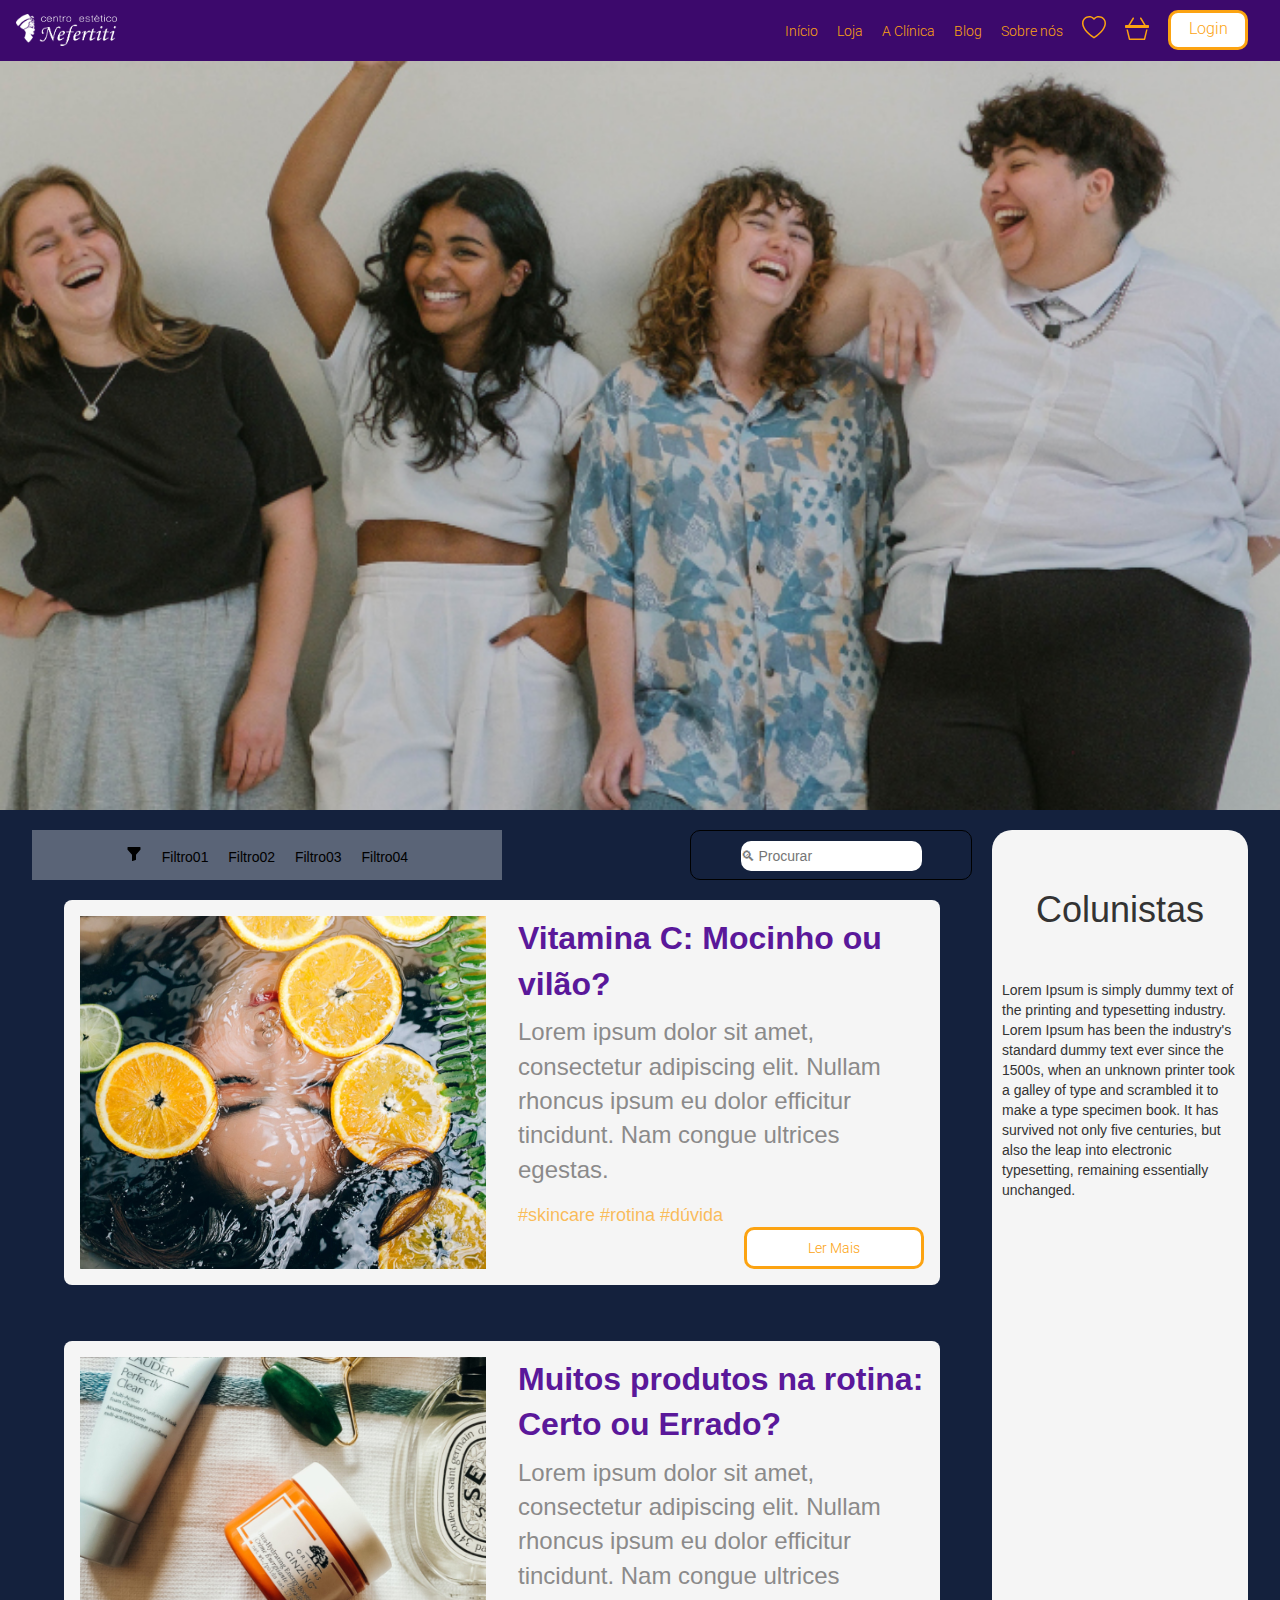
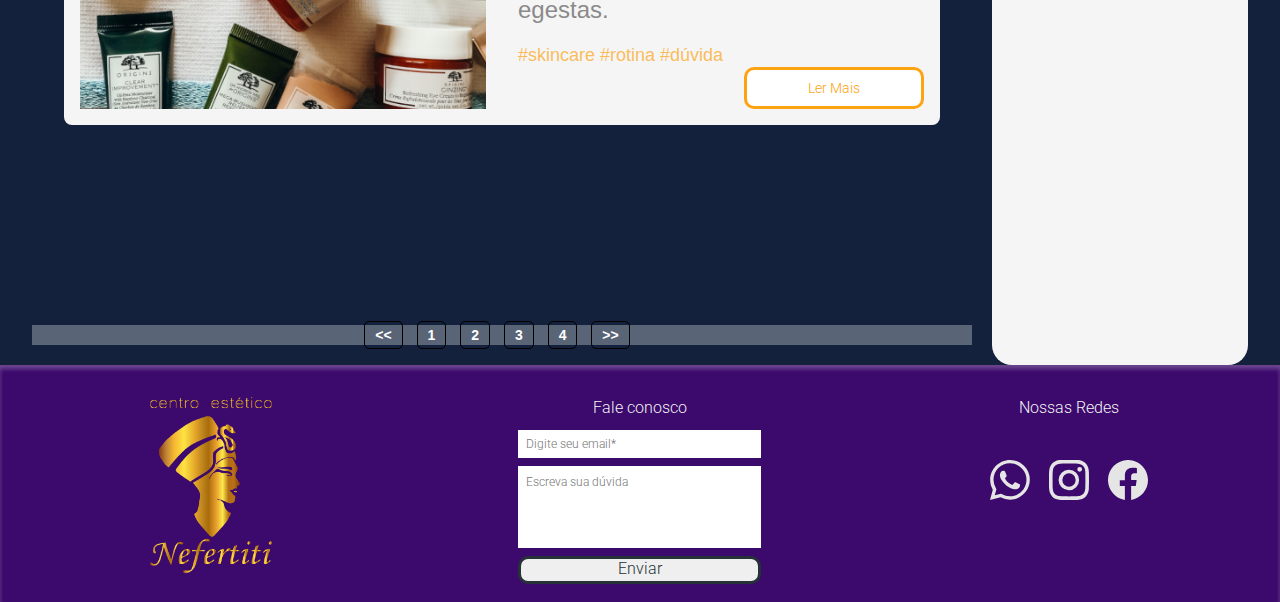
<file: blog/blogindex.html>
<!DOCTYPE html>
<html lang="pt-br">
<head>
	<meta charset="utf-8">
	<meta name="viewport" content="width=device-width, initial-scale=1">
	<title>Nefertiti</title>
	<meta name= "description" content="Seu guia estético digital">
	<meta name= "robots" content="index, follow">
	<meta name= "author" content="almeidastor">
	<link href="https://maxcdn.bootstrapcdn.com/bootstrap/3.3.7/css/bootstrap.min.css" rel="stylesheet" integrity="sha384-BVYiiSIFeK1dGmJRAkycuHAHRg32OmUcww7on3RYdg4Va+PmSTsz/K68vbdEjh4u" crossorigin="anonymous">
	<link rel="stylesheet" href="../css/nefertitistyle.css">
	<link rel="stylesheet" href="../css/blogstyle.css">
	<script type="text/javascript" src="../js/nefertitiscript.js"></script>

	<link href="https://maxcdn.bootstrapcdn.com/font-awesome/4.6.3/css/font-awesome.min.css" rel="stylesheet">
	<link href="https://fonts.googleapis.com/css?family=Roboto:500,700&display=swap" rel="stylesheet"> 
	<link rel="preconnect" href="https://fonts.gstatic.com">
	<link href="https://fonts.googleapis.com/css?family=Aref+Ruqaa:wght@700&display=swap" rel="stylesheet"> 
	<link rel="preconnect" href="https://fonts.gstatic.com">
	<link rel="icon" href="../images/logo-variants/iconnavgray.png">
</head>

<body>
	<section class="description" id="coverimgsobre" style="background-image: url('../images/blog/01.jpg');"><div class="header"><nav class="navtoggle">
	<div id=div-logo-nav><img id=horizont-logo-nav src="../images/logo-variants/Horizontlogo.png"></div>

		<div class="toggle">


			<svg xmlns="http://www.w3.org/2000/svg" width="24" height="22" fill="currentColor" class="bi bi-heart" id="icon-nav-mobile"  viewBox="0 0 16 16">
  			<path d="m8 2.748-.717-.737C5.6.281 2.514.878 1.4 3.053c-.523 1.023-.641 2.5.314 4.385.92 1.815 2.834 3.989 6.286 6.357 3.452-2.368 5.365-4.542 6.286-6.357.955-1.886.838-3.362.314-4.385C13.486.878 10.4.28 8.717 2.01L8 2.748zM8 15C-7.333 4.868 3.279-3.04 7.824 1.143c.06.055.119.112.176.171a3.12 3.12 0 0 1 .176-.17C12.72-3.042 23.333 4.867 8 15z"/></svg>

 			<svg xmlns="http://www.w3.org/2000/svg" width="24" height="24" fill="currentColor" class="bi bi-basket3" id="icon-nav-mobile" viewBox="0 0 16 16">
 			<path d="M5.757 1.071a.5.5 0 0 1 .172.686L3.383 6h9.234L10.07 1.757a.5.5 0 1 1 .858-.514L13.783 6H15.5a.5.5 0 0 1 .5.5v1a.5.5 0 0 1-.5.5H.5a.5.5 0 0 1-.5-.5v-1A.5.5 0 0 1 .5 6h1.717L5.07 1.243a.5.5 0 0 1 .686-.172zM3.394 15l-1.48-6h-.97l1.525 6.426a.75.75 0 0 0 .729.574h9.606a.75.75 0 0 0 .73-.574L15.056 9h-.972l-1.479 6h-9.21z"/></svg>

 			<button id="btn-nav-mobile" type="button">Login</button>


			<svg xmlns="http://www.w3.org/2000/svg" width="40" height="auto" fill="currentColor" class="fa fa-bars menu" id="icon-nav-mobile2" viewBox="0 0 16 16">
 			 <path d="M3 9.5a1.5 1.5 0 1 1 0-3 1.5 1.5 0 0 1 0 3zm5 0a1.5 1.5 0 1 1 0-3 1.5 1.5 0 0 1 0 3zm5 0a1.5 1.5 0 1 1 0-3 1.5 1.5 0 0 1 0 3z"/></svg></div>

			<ul class=ula name>
				<li class=lia id="menu-nav-toggle"><a href="../index.html">Início</a></li>
				<li class=lia id="menu-nav-toggle"><a href="../loja/oficialloja.html">Loja</a></li>
				<li class=lia id="menu-nav-toggle"><a href="../clinica/clinicanefertiti.html">A Clínica</a></li>
				<li class=lia id="menu-nav-toggle"><a href="blogindex.html">Blog</a></li>
				<li class=lia id="menu-nav-toggle"><a href="../sobre.html">Sobre nós</a></li>
				<li class=lia id="icon-nav-toggle"><svg xmlns="http://www.w3.org/2000/svg" width="24" height="24"  fill="currentColor" id="icon-nav-li" class="bi bi-heart" viewBox="0 0 16 16">
  				<path d="m8 2.748-.717-.737C5.6.281 2.514.878 1.4 3.053c-.523 1.023-.641 2.5.314 4.385.92 1.815 2.834 3.989 6.286 6.357 3.452-2.368 5.365-4.542 6.286-6.357.955-1.886.838-3.362.314-4.385C13.486.878 10.4.28 8.717 2.01L8 2.748zM8 15C-7.333 4.868 3.279-3.04 7.824 1.143c.06.055.119.112.176.171a3.12 3.12 0 0 1 .176-.17C12.72-3.042 23.333 4.867 8 15z"/></svg></li>
  				<li class=lia id="icon-nav-toggle"><svg xmlns="http://www.w3.org/2000/svg" width="24" height="24" fill="currentColor"  id="icon-nav-li" class="bi bi-basket3" viewBox="0 0 16 16">
  				<path d="M5.757 1.071a.5.5 0 0 1 .172.686L3.383 6h9.234L10.07 1.757a.5.5 0 1 1 .858-.514L13.783 6H15.5a.5.5 0 0 1 .5.5v1a.5.5 0 0 1-.5.5H.5a.5.5 0 0 1-.5-.5v-1A.5.5 0 0 1 .5 6h1.717L5.07 1.243a.5.5 0 0 1 .686-.172zM3.394 15l-1.48-6h-.97l1.525 6.426a.75.75 0 0 0 .729.574h9.606a.75.75 0 0 0 .73-.574L15.056 9h-.972l-1.479 6h-9.21z"/></svg></li>
  				<button id="btn-nav-toggle" type="button">Login</button>
			</ul></div></nav>

		<script src="https://code.jquery.com/jquery-3.4.1.js"></script>
		<script type = "text/javascript">
			$(document).ready(function(){
				$('.menu').click(function(){
					$(".ula").toggleClass('active');
				})
			})</script></div>
		</section>
		
	<div id=divmailsent> E-Mail Enviado </div>
</br>

	<div id="blogdash">
	<div class="menutop"> 
<div id="menuid"><div id="menufiltro">
<ul class=filter name>
				<li class=filt id="menu-nav-filter"><svg xmlns="http://www.w3.org/2000/svg" width="16" height="16" fill="currentColor" class="bi bi-funnel-fill" viewBox="0 0 16 16">
  <path d="M1.5 1.5A.5.5 0 0 1 2 1h12a.5.5 0 0 1 .5.5v2a.5.5 0 0 1-.128.334L10 8.692V13.5a.5.5 0 0 1-.342.474l-3 1A.5.5 0 0 1 6 14.5V8.692L1.628 3.834A.5.5 0 0 1 1.5 3.5v-2z"/>
</svg></li>
				<li class=filt id="menu-nav-filter"><a href="#">Filtro01</a></li>
				<li class=filt id="menu-nav-filter"><a href="#">Filtro02</a></li>
				<li class=filt id="menu-nav-filter"><a href="#">Filtro03</a></li>
				<li class=filt id="menu-nav-filter"><a href="#">Filtro04</a></li>
			</ul></div>
<div id="menufiltro1"><input type="text" id="busca" placeholder="🔍︎ Procurar"></div>
</div>
	<div id="blog-indexdiv" style="margin-top:20px;">
		<div id="blog-indeximg" style="background-image: url('../images/blog/vitcmocinhovilao.jpg')">
		</div>
		<div id="blog-indexdescription">
		<div id="blog-indextitle">Vitamina C: Mocinho ou vilão?</div>
		<div id="blog-indextext">Lorem ipsum dolor sit amet, consectetur adipiscing elit. Nullam rhoncus ipsum eu dolor efficitur tincidunt. Nam congue ultrices egestas.</div>
		<div id="blog-indexhash">#skincare #rotina #dúvida</div></br></br>
		<div id="blog-indexbtn2"><a href="blogindex2.html"><button id="blog-indexbtn">Ler Mais</button></a>
		</div>
		</div>
	</div>
		<div id="blog-indexdiv" style="margin-top:20px;">
		<div id="blog-indeximg" style="background-image: url('../images/blog/bl02.jpg')">
		</div>
		<div id="blog-indexdescription">
		<div id="blog-indextitle">Muitos produtos na rotina: Certo ou Errado?</div>
		<div id="blog-indextext">Lorem ipsum dolor sit amet, consectetur adipiscing elit. Nullam rhoncus ipsum eu dolor efficitur tincidunt. Nam congue ultrices egestas.</div>
		<div id="blog-indexhash">#skincare #rotina #dúvida</div></br></br>
		<div id="blog-indexbtn2"><a href="blogindex2.html"><button id="blog-indexbtn">Ler Mais</button></a>
		</div>
		</div>
	</div>

	<div class="menu-container">
		<ul class="menufinal" >
  <li><a href="#"><<</a></li>		
  <li><a href="#">1</a></li>
  <li><a href="#">2</a></li>
  <li><a href="#">3</a></li>
  <li><a href="#">4</a></li>
  <li><a href="#">>></a></li>
</ul>
</div>
</div>

	<div class="menulateral"> <h1 style="text-align: center; padding-top: 30px;">Colunistas</h1></br></br>
	<p>Lorem Ipsum is simply dummy text of the printing and typesetting industry. Lorem Ipsum has been the industry's standard dummy text ever since the 1500s, when an unknown printer took a galley of type and scrambled it to make a type specimen book. It has survived not only five centuries, but also the leap into electronic typesetting, remaining essentially unchanged.</p>	</div>
	</div>




	<footer> 
	<div class="footer">
	<div id="footer-frame1">
		<p><img id=logofooter src="../images/logo-variants/principallogogold.png"></p>
	</div>

	<div id=footer-frame2>
		<nav class="navfooter">
		<ul id="title-footer">
		
		<p>Fale conosco</p>
		<div id="frame-form-footer">
		<input type="email" id="inputemail-footer" placeholder="Digite seu email*">
		<textarea id="inputtext-footer" cols="30" rows="5" placeholder="Escreva sua dúvida" ></textarea>
		<button id="btn-footer" type="button" onclick="ocultarExibir()">Enviar</button>
		</div>
		</ul>
		</nav>
	</div>
<script>
</script>
	<div id=footer-frame3>
		<ul>
		<p id="title-footer">Nossas Redes</p>
		<p>
			<div id="frame-icons-footer">
			<a href="https://api.whatsapp.com/send?phone=+5511123456789" target="_blank"><svg xmlns="http://www.w3.org/2000/svg" fill="#e5e5e5" class="bi bi-whatsapp"  id=iconsocial1 viewBox="0 0 16 16">
  			<path d="M13.601 2.326A7.854 7.854 0 0 0 7.994 0C3.627 0 .068 3.558.064 7.926c0 1.399.366 2.76 1.057 3.965L0 16l4.204-1.102a7.933 7.933 0 0 0 3.79.965h.004c4.368 0 7.926-3.558 7.93-7.93A7.898 7.898 0 0 0 13.6 2.326zM7.994 14.521a6.573 6.573 0 0 1-3.356-.92l-.24-.144-2.494.654.666-2.433-.156-.251a6.56 6.56 0 0 1-1.007-3.505c0-3.626 2.957-6.584 6.591-6.584a6.56 6.56 0 0 1 4.66 1.931 6.557 6.557 0 0 1 1.928 4.66c-.004 3.639-2.961 6.592-6.592 6.592zm3.615-4.934c-.197-.099-1.17-.578-1.353-.646-.182-.065-.315-.099-.445.099-.133.197-.513.646-.627.775-.114.133-.232.148-.43.05-.197-.1-.836-.308-1.592-.985-.59-.525-.985-1.175-1.103-1.372-.114-.198-.011-.304.088-.403.087-.088.197-.232.296-.346.1-.114.133-.198.198-.33.065-.134.034-.248-.015-.347-.05-.099-.445-1.076-.612-1.47-.16-.389-.323-.335-.445-.34-.114-.007-.247-.007-.38-.007a.729.729 0 0 0-.529.247c-.182.198-.691.677-.691 1.654 0 .977.71 1.916.81 2.049.098.133 1.394 2.132 3.383 2.992.47.205.84.326 1.129.418.475.152.904.129 1.246.08.38-.058 1.171-.48 1.338-.943.164-.464.164-.86.114-.943-.049-.084-.182-.133-.38-.232z"/>
			</svg></a>

			<a href="https://www.instagram.com/" target="_blank"><svg xmlns="http://www.w3.org/2000/svg" fill="#e5e5e5" class="bi bi-instagram" id=iconsocial1 viewBox="0 0 16 16">
  			<path d="M8 0C5.829 0 5.556.01 4.703.048 3.85.088 3.269.222 2.76.42a3.917 3.917 0 0 0-1.417.923A3.927 3.927 0 0 0 .42 2.76C.222 3.268.087 3.85.048 4.7.01 5.555 0 5.827 0 8.001c0 2.172.01 2.444.048 3.297.04.852.174 1.433.372 1.942.205.526.478.972.923 1.417.444.445.89.719 1.416.923.51.198 1.09.333 1.942.372C5.555 15.99 5.827 16 8 16s2.444-.01 3.298-.048c.851-.04 1.434-.174 1.943-.372a3.916 3.916 0 0 0 1.416-.923c.445-.445.718-.891.923-1.417.197-.509.332-1.09.372-1.942C15.99 10.445 16 10.173 16 8s-.01-2.445-.048-3.299c-.04-.851-.175-1.433-.372-1.941a3.926 3.926 0 0 0-.923-1.417A3.911 3.911 0 0 0 13.24.42c-.51-.198-1.092-.333-1.943-.372C10.443.01 10.172 0 7.998 0h.003zm-.717 1.442h.718c2.136 0 2.389.007 3.232.046.78.035 1.204.166 1.486.275.373.145.64.319.92.599.28.28.453.546.598.92.11.281.24.705.275 1.485.039.843.047 1.096.047 3.231s-.008 2.389-.047 3.232c-.035.78-.166 1.203-.275 1.485a2.47 2.47 0 0 1-.599.919c-.28.28-.546.453-.92.598-.28.11-.704.24-1.485.276-.843.038-1.096.047-3.232.047s-2.39-.009-3.233-.047c-.78-.036-1.203-.166-1.485-.276a2.478 2.478 0 0 1-.92-.598 2.48 2.48 0 0 1-.6-.92c-.109-.281-.24-.705-.275-1.485-.038-.843-.046-1.096-.046-3.233 0-2.136.008-2.388.046-3.231.036-.78.166-1.204.276-1.486.145-.373.319-.64.599-.92.28-.28.546-.453.92-.598.282-.11.705-.24 1.485-.276.738-.034 1.024-.044 2.515-.045v.002zm4.988 1.328a.96.96 0 1 0 0 1.92.96.96 0 0 0 0-1.92zm-4.27 1.122a4.109 4.109 0 1 0 0 8.217 4.109 4.109 0 0 0 0-8.217zm0 1.441a2.667 2.667 0 1 1 0 5.334 2.667 2.667 0 0 1 0-5.334z"/>
  			</svg></a>

			<a href="https://www.facebook.com/" target="_blank"><svg xmlns="http://www.w3.org/2000/svg" fill="#e5e5e5" class="bi bi-facebook" id=iconsocial2 viewBox="0 0 16 16">
  			<path d="M16 8.049c0-4.446-3.582-8.05-8-8.05C3.58 0-.002 3.603-.002 8.05c0 4.017 2.926 7.347 6.75 7.951v-5.625h-2.03V8.05H6.75V6.275c0-2.017 1.195-3.131 3.022-3.131.876 0 1.791.157 1.791.157v1.98h-1.009c-.993 0-1.303.621-1.303 1.258v1.51h2.218l-.354 2.326H9.25V16c3.824-.604 6.75-3.934 6.75-7.951z"/>
			</svg></a>
			</div>

		</p></ul>
	</div>
	</div>
</footer>
</body>
</html>
</file>
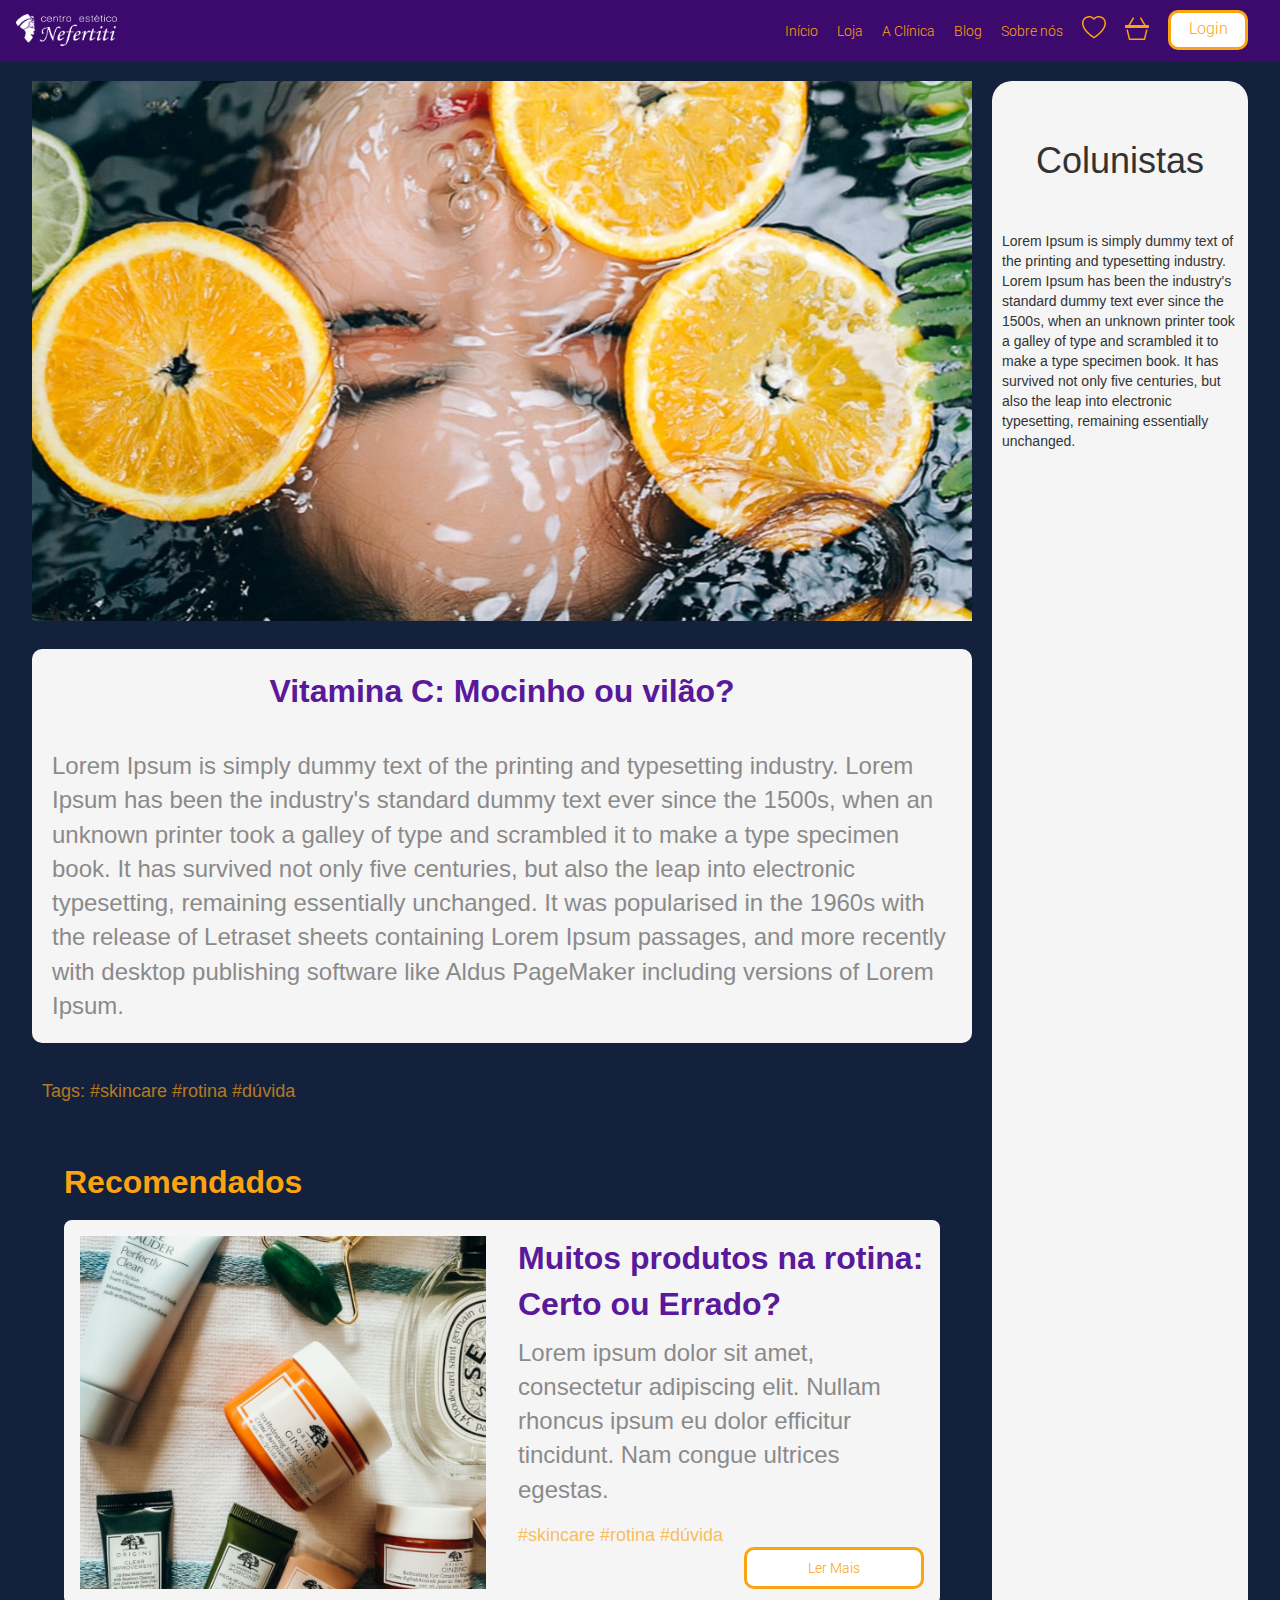
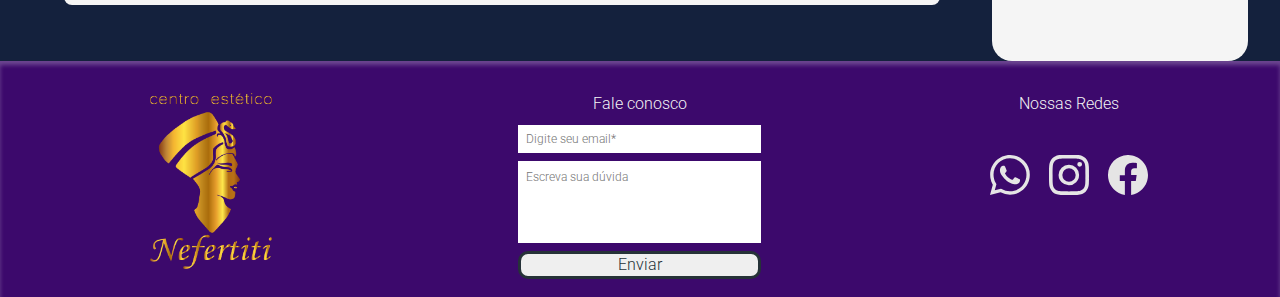
<file: blog/blogindex2.html>
<!DOCTYPE html>
<html lang="pt-br">
<head>
	<meta charset="utf-8">
	<meta name="viewport" content="width=device-width, initial-scale=1">
	<title>Nefertiti</title>
	<meta name= "description" content="Seu guia estético digital">
	<meta name= "robots" content="index, follow">
	<meta name= "author" content="almeidastor">
	<link href="https://maxcdn.bootstrapcdn.com/bootstrap/3.3.7/css/bootstrap.min.css" rel="stylesheet" integrity="sha384-BVYiiSIFeK1dGmJRAkycuHAHRg32OmUcww7on3RYdg4Va+PmSTsz/K68vbdEjh4u" crossorigin="anonymous">
	<link rel="stylesheet" href="../css/nefertitistyle.css">
	<link rel="stylesheet" href="../css/blogstyle.css">
	<script type="text/javascript" src="../js/nefertitiscript.js"></script>

	<link href="https://maxcdn.bootstrapcdn.com/font-awesome/4.6.3/css/font-awesome.min.css" rel="stylesheet">
	<link href="https://fonts.googleapis.com/css?family=Roboto:500,700&display=swap" rel="stylesheet"> 
	<link rel="preconnect" href="https://fonts.gstatic.com">
	<link href="https://fonts.googleapis.com/css?family=Aref+Ruqaa:wght@700&display=swap" rel="stylesheet"> 
	<link rel="preconnect" href="https://fonts.gstatic.com">
	<link rel="icon" href="../images/logo-variants/iconnavgray.png">
</head>

<body>
	<div class="header"><nav class="navtoggle">
	<div id=div-logo-nav><img id=horizont-logo-nav src="../images/logo-variants/Horizontlogo.png"></div>

		<div class="toggle">


			<svg xmlns="http://www.w3.org/2000/svg" width="24" height="22" fill="currentColor" class="bi bi-heart" id="icon-nav-mobile"  viewBox="0 0 16 16">
  			<path d="m8 2.748-.717-.737C5.6.281 2.514.878 1.4 3.053c-.523 1.023-.641 2.5.314 4.385.92 1.815 2.834 3.989 6.286 6.357 3.452-2.368 5.365-4.542 6.286-6.357.955-1.886.838-3.362.314-4.385C13.486.878 10.4.28 8.717 2.01L8 2.748zM8 15C-7.333 4.868 3.279-3.04 7.824 1.143c.06.055.119.112.176.171a3.12 3.12 0 0 1 .176-.17C12.72-3.042 23.333 4.867 8 15z"/></svg>

 			<svg xmlns="http://www.w3.org/2000/svg" width="24" height="24" fill="currentColor" class="bi bi-basket3" id="icon-nav-mobile" viewBox="0 0 16 16">
 			<path d="M5.757 1.071a.5.5 0 0 1 .172.686L3.383 6h9.234L10.07 1.757a.5.5 0 1 1 .858-.514L13.783 6H15.5a.5.5 0 0 1 .5.5v1a.5.5 0 0 1-.5.5H.5a.5.5 0 0 1-.5-.5v-1A.5.5 0 0 1 .5 6h1.717L5.07 1.243a.5.5 0 0 1 .686-.172zM3.394 15l-1.48-6h-.97l1.525 6.426a.75.75 0 0 0 .729.574h9.606a.75.75 0 0 0 .73-.574L15.056 9h-.972l-1.479 6h-9.21z"/></svg>

 			<button id="btn-nav-mobile" type="button">Login</button>


			<svg xmlns="http://www.w3.org/2000/svg" width="40" height="auto" fill="currentColor" class="fa fa-bars menu" id="icon-nav-mobile2" viewBox="0 0 16 16">
 			 <path d="M3 9.5a1.5 1.5 0 1 1 0-3 1.5 1.5 0 0 1 0 3zm5 0a1.5 1.5 0 1 1 0-3 1.5 1.5 0 0 1 0 3zm5 0a1.5 1.5 0 1 1 0-3 1.5 1.5 0 0 1 0 3z"/></svg></div>

			<ul class=ula name>
				<li class=lia id="menu-nav-toggle"><a href="../index.html">Início</a></li>
				<li class=lia id="menu-nav-toggle"><a href="../loja/oficialloja.html">Loja</a></li>
				<li class=lia id="menu-nav-toggle"><a href="../clinica/clinicanefertiti.html">A Clínica</a></li>
				<li class=lia id="menu-nav-toggle"><a href="blogindex.html">Blog</a></li>
				<li class=lia id="menu-nav-toggle"><a href="../sobre.html">Sobre nós</a></li>
				<li class=lia id="icon-nav-toggle"><svg xmlns="http://www.w3.org/2000/svg" width="24" height="24"  fill="currentColor" id="icon-nav-li" class="bi bi-heart" viewBox="0 0 16 16">
  				<path d="m8 2.748-.717-.737C5.6.281 2.514.878 1.4 3.053c-.523 1.023-.641 2.5.314 4.385.92 1.815 2.834 3.989 6.286 6.357 3.452-2.368 5.365-4.542 6.286-6.357.955-1.886.838-3.362.314-4.385C13.486.878 10.4.28 8.717 2.01L8 2.748zM8 15C-7.333 4.868 3.279-3.04 7.824 1.143c.06.055.119.112.176.171a3.12 3.12 0 0 1 .176-.17C12.72-3.042 23.333 4.867 8 15z"/></svg></li>
  				<li class=lia id="icon-nav-toggle"><svg xmlns="http://www.w3.org/2000/svg" width="24" height="24" fill="currentColor"  id="icon-nav-li" class="bi bi-basket3" viewBox="0 0 16 16">
  				<path d="M5.757 1.071a.5.5 0 0 1 .172.686L3.383 6h9.234L10.07 1.757a.5.5 0 1 1 .858-.514L13.783 6H15.5a.5.5 0 0 1 .5.5v1a.5.5 0 0 1-.5.5H.5a.5.5 0 0 1-.5-.5v-1A.5.5 0 0 1 .5 6h1.717L5.07 1.243a.5.5 0 0 1 .686-.172zM3.394 15l-1.48-6h-.97l1.525 6.426a.75.75 0 0 0 .729.574h9.606a.75.75 0 0 0 .73-.574L15.056 9h-.972l-1.479 6h-9.21z"/></svg></li>
  				<button id="btn-nav-toggle" type="button">Login</button>
			</ul></div></nav>

		<script src="https://code.jquery.com/jquery-3.4.1.js"></script>
		<script type = "text/javascript">
			$(document).ready(function(){
				$('.menu').click(function(){
					$(".ula").toggleClass('active');
				})
			})</script></div>
		
	<div id=divmailsent> E-Mail Enviado </div>
</br>

	<div id="blogdash">
	<div class="menutop"> 

		<div id="blog-indeximg2" style="background-image: url('../images/blog/vitcmocinhovilao.jpg') ;background-position: center;"></div></br>
		
		<div id="blog-indextext" class="blog-indextext2">
		<div id="blog-indextitle" style="text-align:center;">Vitamina C: Mocinho ou vilão?</div></br>
	Lorem Ipsum is simply dummy text of the printing and typesetting industry. Lorem Ipsum has been the industry's standard dummy text ever since the 1500s, when an unknown printer took a galley of type and scrambled it to make a type specimen book. It has survived not only five centuries, but also the leap into electronic typesetting, remaining essentially unchanged. It was popularised in the 1960s with the release of Letraset sheets containing Lorem Ipsum passages, and more recently with desktop publishing software like Aldus PageMaker including versions of Lorem Ipsum.</div></br>
		<div id="blog-indexhash" style="margin-left:10px;">   Tags: #skincare #rotina #dúvida</div></br>

		<h1 class="h1-primary" id="index-h1">Recomendados</h1>
		<div id="blog-indexdiv" style="margin-top:20px;">
		<div id="blog-indeximg" style="background-image: url('../images/blog/bl02.jpg')">
		</div>
		<div id="blog-indexdescription">
		<div id="blog-indextitle">Muitos produtos na rotina: Certo ou Errado?</div>
		<div id="blog-indextext">Lorem ipsum dolor sit amet, consectetur adipiscing elit. Nullam rhoncus ipsum eu dolor efficitur tincidunt. Nam congue ultrices egestas.</div>
		<div id="blog-indexhash">#skincare #rotina #dúvida</div></br></br>
		<div id="blog-indexbtn2"><a href="blogindex2.html"><button id="blog-indexbtn">Ler Mais</button></a>
		</div>
		</div>
	</div>
</div>

	<div class="menulateral"> <h1 style="text-align: center; padding-top: 30px;">Colunistas</h1></br></br>
	<p>Lorem Ipsum is simply dummy text of the printing and typesetting industry. Lorem Ipsum has been the industry's standard dummy text ever since the 1500s, when an unknown printer took a galley of type and scrambled it to make a type specimen book. It has survived not only five centuries, but also the leap into electronic typesetting, remaining essentially unchanged.</p>	</div>
	</div>




	<footer> 
	<div class="footer">
	<div id="footer-frame1">
		<p><img id=logofooter src="../images/logo-variants/principallogogold.png"></p>
	</div>

	<div id=footer-frame2>
		<nav class="navfooter">
		<ul id="title-footer">
		
		<p>Fale conosco</p>
		<div id="frame-form-footer">
		<input type="email" id="inputemail-footer" placeholder="Digite seu email*">
		<textarea id="inputtext-footer" cols="30" rows="5" placeholder="Escreva sua dúvida" ></textarea>
		<button id="btn-footer" type="button" onclick="ocultarExibir()">Enviar</button>
		</div>
		</ul>
		</nav>
	</div>
<script>
</script>
	<div id=footer-frame3>
		<ul>
		<p id="title-footer">Nossas Redes</p>
		<p>
			<div id="frame-icons-footer">
			<a href="https://api.whatsapp.com/send?phone=+5511123456789" target="_blank"><svg xmlns="http://www.w3.org/2000/svg" fill="#e5e5e5" class="bi bi-whatsapp"  id=iconsocial1 viewBox="0 0 16 16">
  			<path d="M13.601 2.326A7.854 7.854 0 0 0 7.994 0C3.627 0 .068 3.558.064 7.926c0 1.399.366 2.76 1.057 3.965L0 16l4.204-1.102a7.933 7.933 0 0 0 3.79.965h.004c4.368 0 7.926-3.558 7.93-7.93A7.898 7.898 0 0 0 13.6 2.326zM7.994 14.521a6.573 6.573 0 0 1-3.356-.92l-.24-.144-2.494.654.666-2.433-.156-.251a6.56 6.56 0 0 1-1.007-3.505c0-3.626 2.957-6.584 6.591-6.584a6.56 6.56 0 0 1 4.66 1.931 6.557 6.557 0 0 1 1.928 4.66c-.004 3.639-2.961 6.592-6.592 6.592zm3.615-4.934c-.197-.099-1.17-.578-1.353-.646-.182-.065-.315-.099-.445.099-.133.197-.513.646-.627.775-.114.133-.232.148-.43.05-.197-.1-.836-.308-1.592-.985-.59-.525-.985-1.175-1.103-1.372-.114-.198-.011-.304.088-.403.087-.088.197-.232.296-.346.1-.114.133-.198.198-.33.065-.134.034-.248-.015-.347-.05-.099-.445-1.076-.612-1.47-.16-.389-.323-.335-.445-.34-.114-.007-.247-.007-.38-.007a.729.729 0 0 0-.529.247c-.182.198-.691.677-.691 1.654 0 .977.71 1.916.81 2.049.098.133 1.394 2.132 3.383 2.992.47.205.84.326 1.129.418.475.152.904.129 1.246.08.38-.058 1.171-.48 1.338-.943.164-.464.164-.86.114-.943-.049-.084-.182-.133-.38-.232z"/>
			</svg></a>

			<a href="https://www.instagram.com/" target="_blank"><svg xmlns="http://www.w3.org/2000/svg" fill="#e5e5e5" class="bi bi-instagram" id=iconsocial1 viewBox="0 0 16 16">
  			<path d="M8 0C5.829 0 5.556.01 4.703.048 3.85.088 3.269.222 2.76.42a3.917 3.917 0 0 0-1.417.923A3.927 3.927 0 0 0 .42 2.76C.222 3.268.087 3.85.048 4.7.01 5.555 0 5.827 0 8.001c0 2.172.01 2.444.048 3.297.04.852.174 1.433.372 1.942.205.526.478.972.923 1.417.444.445.89.719 1.416.923.51.198 1.09.333 1.942.372C5.555 15.99 5.827 16 8 16s2.444-.01 3.298-.048c.851-.04 1.434-.174 1.943-.372a3.916 3.916 0 0 0 1.416-.923c.445-.445.718-.891.923-1.417.197-.509.332-1.09.372-1.942C15.99 10.445 16 10.173 16 8s-.01-2.445-.048-3.299c-.04-.851-.175-1.433-.372-1.941a3.926 3.926 0 0 0-.923-1.417A3.911 3.911 0 0 0 13.24.42c-.51-.198-1.092-.333-1.943-.372C10.443.01 10.172 0 7.998 0h.003zm-.717 1.442h.718c2.136 0 2.389.007 3.232.046.78.035 1.204.166 1.486.275.373.145.64.319.92.599.28.28.453.546.598.92.11.281.24.705.275 1.485.039.843.047 1.096.047 3.231s-.008 2.389-.047 3.232c-.035.78-.166 1.203-.275 1.485a2.47 2.47 0 0 1-.599.919c-.28.28-.546.453-.92.598-.28.11-.704.24-1.485.276-.843.038-1.096.047-3.232.047s-2.39-.009-3.233-.047c-.78-.036-1.203-.166-1.485-.276a2.478 2.478 0 0 1-.92-.598 2.48 2.48 0 0 1-.6-.92c-.109-.281-.24-.705-.275-1.485-.038-.843-.046-1.096-.046-3.233 0-2.136.008-2.388.046-3.231.036-.78.166-1.204.276-1.486.145-.373.319-.64.599-.92.28-.28.546-.453.92-.598.282-.11.705-.24 1.485-.276.738-.034 1.024-.044 2.515-.045v.002zm4.988 1.328a.96.96 0 1 0 0 1.92.96.96 0 0 0 0-1.92zm-4.27 1.122a4.109 4.109 0 1 0 0 8.217 4.109 4.109 0 0 0 0-8.217zm0 1.441a2.667 2.667 0 1 1 0 5.334 2.667 2.667 0 0 1 0-5.334z"/>
  			</svg></a>

			<a href="https://www.facebook.com/" target="_blank"><svg xmlns="http://www.w3.org/2000/svg" fill="#e5e5e5" class="bi bi-facebook" id=iconsocial2 viewBox="0 0 16 16">
  			<path d="M16 8.049c0-4.446-3.582-8.05-8-8.05C3.58 0-.002 3.603-.002 8.05c0 4.017 2.926 7.347 6.75 7.951v-5.625h-2.03V8.05H6.75V6.275c0-2.017 1.195-3.131 3.022-3.131.876 0 1.791.157 1.791.157v1.98h-1.009c-.993 0-1.303.621-1.303 1.258v1.51h2.218l-.354 2.326H9.25V16c3.824-.604 6.75-3.934 6.75-7.951z"/>
			</svg></a>
			</div>

		</p></ul>
	</div>
	</div>
</footer>
</body>
</html>
</file>
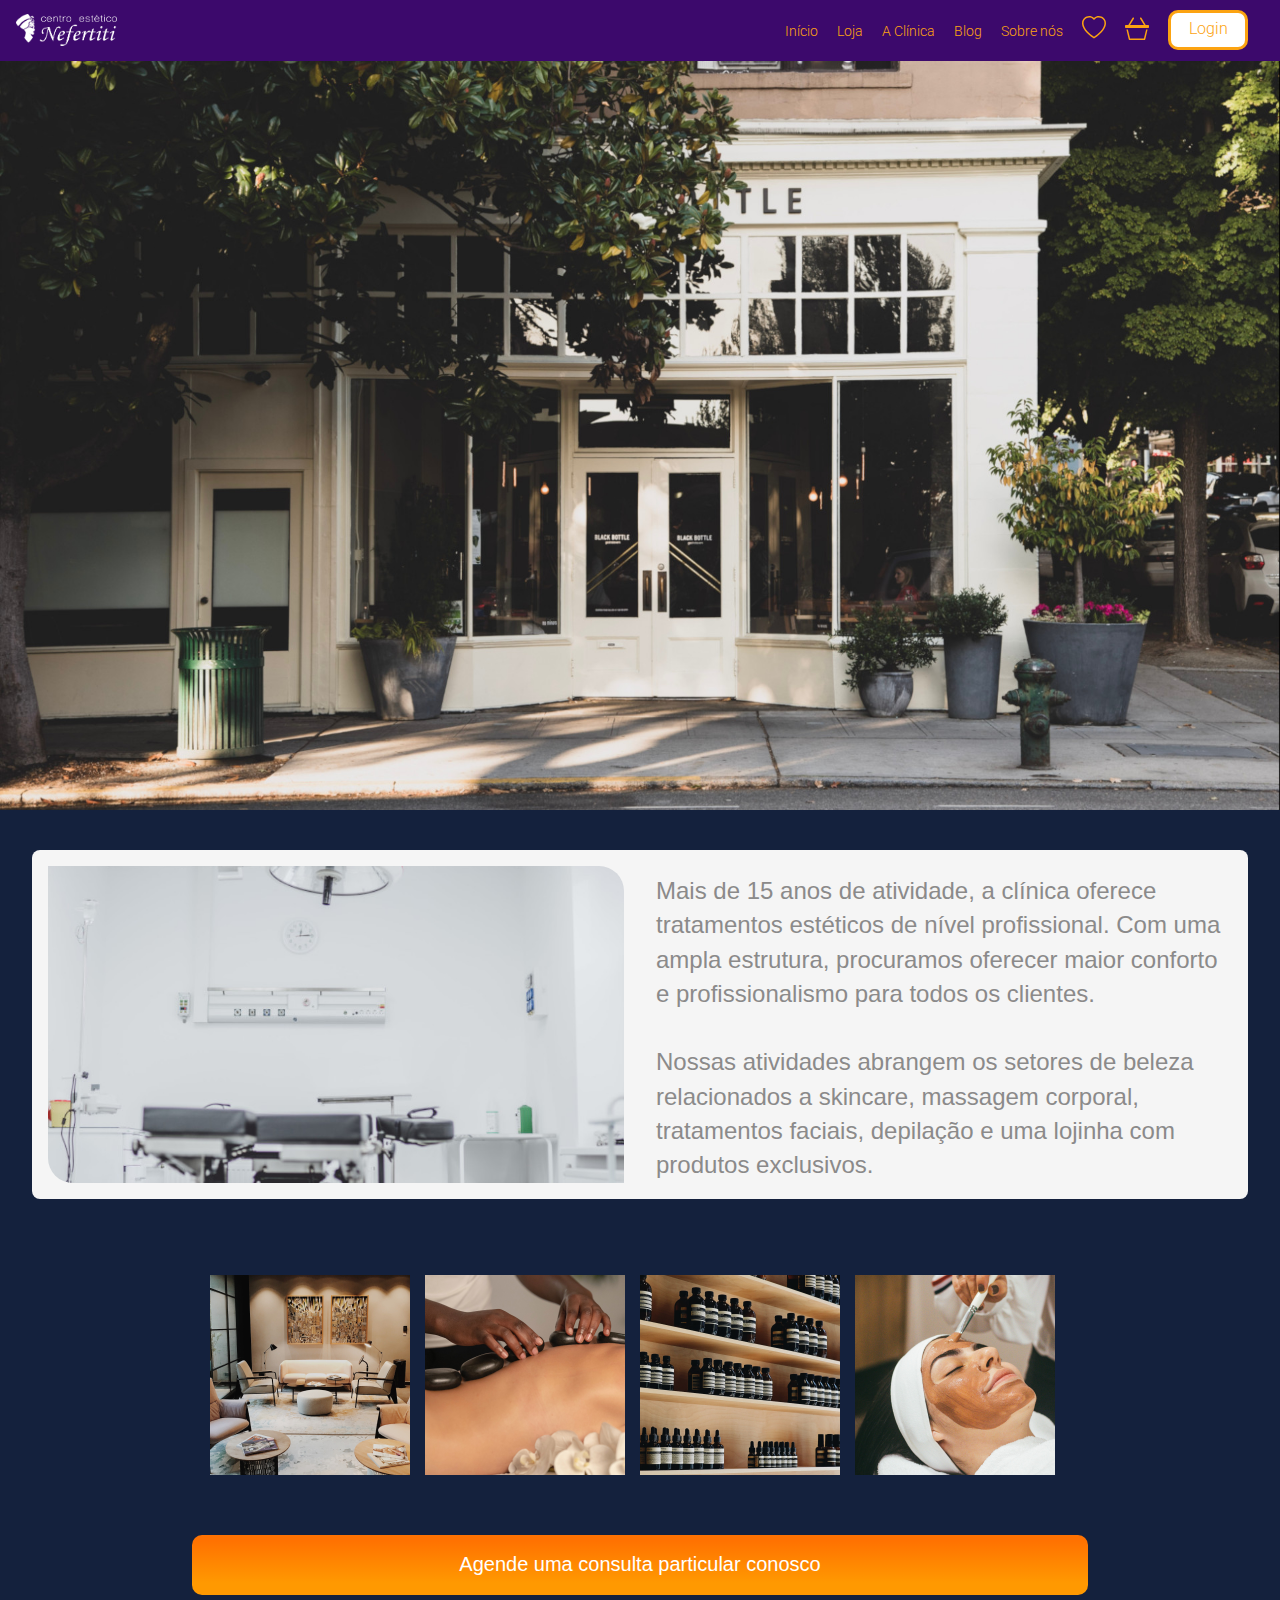
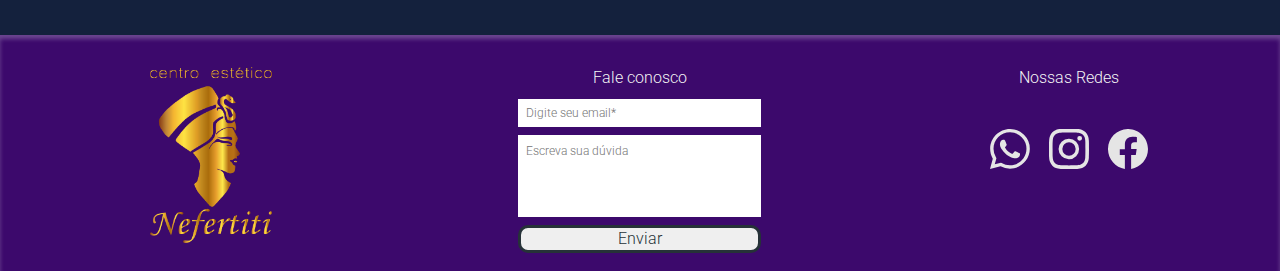
<file: clinica/clinicanefertiti.html>
<!DOCTYPE html>
<html lang="pt-br">
<head>
	<meta charset="utf-8">
	<meta name="viewport" content="width=device-width, initial-scale=1">
	<title>Nefertiti</title>
	<meta name= "description" content="Seu guia estético digital">
	<meta name= "robots" content="index, follow">
	<meta name= "author" content="almeidastor">
	<link href="https://maxcdn.bootstrapcdn.com/bootstrap/3.3.7/css/bootstrap.min.css" rel="stylesheet" integrity="sha384-BVYiiSIFeK1dGmJRAkycuHAHRg32OmUcww7on3RYdg4Va+PmSTsz/K68vbdEjh4u" crossorigin="anonymous">
	<link rel="stylesheet" href="../css/nefertitistyle.css">
	<script type="text/javascript" src="../js/nefertitiscript.js"></script>

	<link href="https://maxcdn.bootstrapcdn.com/font-awesome/4.6.3/css/font-awesome.min.css" rel="stylesheet">
	<link href="https://fonts.googleapis.com/css?family=Roboto:500,700&display=swap" rel="stylesheet"> 
	<link rel="preconnect" href="https://fonts.gstatic.com">
	<link href="https://fonts.googleapis.com/css?family=Aref+Ruqaa:wght@700&display=swap" rel="stylesheet"> 
	<link rel="preconnect" href="https://fonts.gstatic.com">
	<link rel="icon" href="../images/logo-variants/iconnavgray.png">
</head>

<body>
	<section class="description" id="coverimgsobre" style="background-image: url('../images/covers/sobrecover.jpg');"><div class="header"><nav class="navtoggle">
	<div id=div-logo-nav><img id=horizont-logo-nav src="../images/logo-variants/Horizontlogo.png"></div>

		<div class="toggle">


			<svg xmlns="http://www.w3.org/2000/svg" width="24" height="22" fill="currentColor" class="bi bi-heart" id="icon-nav-mobile"  viewBox="0 0 16 16">
  			<path d="m8 2.748-.717-.737C5.6.281 2.514.878 1.4 3.053c-.523 1.023-.641 2.5.314 4.385.92 1.815 2.834 3.989 6.286 6.357 3.452-2.368 5.365-4.542 6.286-6.357.955-1.886.838-3.362.314-4.385C13.486.878 10.4.28 8.717 2.01L8 2.748zM8 15C-7.333 4.868 3.279-3.04 7.824 1.143c.06.055.119.112.176.171a3.12 3.12 0 0 1 .176-.17C12.72-3.042 23.333 4.867 8 15z"/></svg>

 			<svg xmlns="http://www.w3.org/2000/svg" width="24" height="24" fill="currentColor" class="bi bi-basket3" id="icon-nav-mobile" viewBox="0 0 16 16">
 			<path d="M5.757 1.071a.5.5 0 0 1 .172.686L3.383 6h9.234L10.07 1.757a.5.5 0 1 1 .858-.514L13.783 6H15.5a.5.5 0 0 1 .5.5v1a.5.5 0 0 1-.5.5H.5a.5.5 0 0 1-.5-.5v-1A.5.5 0 0 1 .5 6h1.717L5.07 1.243a.5.5 0 0 1 .686-.172zM3.394 15l-1.48-6h-.97l1.525 6.426a.75.75 0 0 0 .729.574h9.606a.75.75 0 0 0 .73-.574L15.056 9h-.972l-1.479 6h-9.21z"/></svg>

 			<button id="btn-nav-mobile" type="button">Login</button>


			<svg xmlns="http://www.w3.org/2000/svg" width="40" height="auto" fill="currentColor" class="fa fa-bars menu" id="icon-nav-mobile2" viewBox="0 0 16 16">
 			 <path d="M3 9.5a1.5 1.5 0 1 1 0-3 1.5 1.5 0 0 1 0 3zm5 0a1.5 1.5 0 1 1 0-3 1.5 1.5 0 0 1 0 3zm5 0a1.5 1.5 0 1 1 0-3 1.5 1.5 0 0 1 0 3z"/></svg></div>

			<ul class=ula name>
				<li class=lia id="menu-nav-toggle"><a href="../index.html">Início</a></li>
				<li class=lia id="menu-nav-toggle"><a href="../loja/oficialloja.html">Loja</a></li>
				<li class=lia id="menu-nav-toggle"><a href="clinicanefertiti.html">A Clínica</a></li>
				<li class=lia id="menu-nav-toggle"><a href="../blog/blogindex.html">Blog</a></li>
				<li class=lia id="menu-nav-toggle"><a href="../sobre.html">Sobre nós</a></li>
				<li class=lia id="icon-nav-toggle"><svg xmlns="http://www.w3.org/2000/svg" width="24" height="24"  fill="currentColor" id="icon-nav-li" class="bi bi-heart" viewBox="0 0 16 16">
  				<path d="m8 2.748-.717-.737C5.6.281 2.514.878 1.4 3.053c-.523 1.023-.641 2.5.314 4.385.92 1.815 2.834 3.989 6.286 6.357 3.452-2.368 5.365-4.542 6.286-6.357.955-1.886.838-3.362.314-4.385C13.486.878 10.4.28 8.717 2.01L8 2.748zM8 15C-7.333 4.868 3.279-3.04 7.824 1.143c.06.055.119.112.176.171a3.12 3.12 0 0 1 .176-.17C12.72-3.042 23.333 4.867 8 15z"/></svg></li>
  				<li class=lia id="icon-nav-toggle"><svg xmlns="http://www.w3.org/2000/svg" width="24" height="24" fill="currentColor"  id="icon-nav-li" class="bi bi-basket3" viewBox="0 0 16 16">
  				<path d="M5.757 1.071a.5.5 0 0 1 .172.686L3.383 6h9.234L10.07 1.757a.5.5 0 1 1 .858-.514L13.783 6H15.5a.5.5 0 0 1 .5.5v1a.5.5 0 0 1-.5.5H.5a.5.5 0 0 1-.5-.5v-1A.5.5 0 0 1 .5 6h1.717L5.07 1.243a.5.5 0 0 1 .686-.172zM3.394 15l-1.48-6h-.97l1.525 6.426a.75.75 0 0 0 .729.574h9.606a.75.75 0 0 0 .73-.574L15.056 9h-.972l-1.479 6h-9.21z"/></svg></li>
  				<button id="btn-nav-toggle" type="button">Login</button>
			</ul></div></nav>

		<script src="https://code.jquery.com/jquery-3.4.1.js"></script>
		<script type = "text/javascript">
			$(document).ready(function(){
				$('.menu').click(function(){
					$(".ula").toggleClass('active');
				})
			})</script></div>
		</section>
		
	<div id=divmailsent> E-Mail Enviado </div>
	
</br></br>
	<div id="blog-indexdiv">
		<div id="blog-indeximg" style="background-image: url('../images/clinica/cli01.jpg'); border-radius: 0px 25px 0px 25px;">
		</div>
		<div id="blog-indexdescription">
		<div id="blog-indextext">Mais de 15 anos de atividade, a clínica oferece tratamentos estéticos de nível profissional. Com uma ampla estrutura, procuramos oferecer maior conforto e profissionalismo para todos os clientes. </br> </br>
		Nossas atividades abrangem os setores de beleza relacionados a skincare, massagem corporal, tratamentos faciais, depilação e uma lojinha com produtos exclusivos.</div>
		</div>
		</div>


<div id="roll">
<div class="container" >
  <img id="img" src="../images/clinica/cli05.jpg" />
  <img id="img" src="../images/clinica/cli02.jpg" />
  <img id="img" src="../images/clinica/cli03.jpg" />
  <img id="img" src="../images/clinica/cli04.jpg" />
</div>
</div>
</br></br></br>

<div id="divaction"><button id="btnaction">Agende uma consulta particular conosco</button></div>
</br></br>

<footer> 
	<div class="footer">
	<div id="footer-frame1">
		<p><img id=logofooter src="../images/logo-variants/principallogogold.png"></p>
	</div>

	<div id=footer-frame2>
		<nav class="navfooter">
		<ul id="title-footer">
		
		<p>Fale conosco</p>
		<div id="frame-form-footer">
		<input type="email" id="inputemail-footer" placeholder="Digite seu email*">
		<textarea id="inputtext-footer" cols="30" rows="5" placeholder="Escreva sua dúvida" ></textarea>
		<button id="btn-footer" type="button" onclick="ocultarExibir()">Enviar</button>
		</div>
		</ul>
		</nav>
	</div>
<script>
</script>
	<div id=footer-frame3>
		<ul>
		<p id="title-footer">Nossas Redes</p>
		<p>
			<div id="frame-icons-footer">
			<a href="https://api.whatsapp.com/send?phone=+5511123456789" target="_blank"><svg xmlns="http://www.w3.org/2000/svg" fill="#e5e5e5" class="bi bi-whatsapp"  id=iconsocial1 viewBox="0 0 16 16">
  			<path d="M13.601 2.326A7.854 7.854 0 0 0 7.994 0C3.627 0 .068 3.558.064 7.926c0 1.399.366 2.76 1.057 3.965L0 16l4.204-1.102a7.933 7.933 0 0 0 3.79.965h.004c4.368 0 7.926-3.558 7.93-7.93A7.898 7.898 0 0 0 13.6 2.326zM7.994 14.521a6.573 6.573 0 0 1-3.356-.92l-.24-.144-2.494.654.666-2.433-.156-.251a6.56 6.56 0 0 1-1.007-3.505c0-3.626 2.957-6.584 6.591-6.584a6.56 6.56 0 0 1 4.66 1.931 6.557 6.557 0 0 1 1.928 4.66c-.004 3.639-2.961 6.592-6.592 6.592zm3.615-4.934c-.197-.099-1.17-.578-1.353-.646-.182-.065-.315-.099-.445.099-.133.197-.513.646-.627.775-.114.133-.232.148-.43.05-.197-.1-.836-.308-1.592-.985-.59-.525-.985-1.175-1.103-1.372-.114-.198-.011-.304.088-.403.087-.088.197-.232.296-.346.1-.114.133-.198.198-.33.065-.134.034-.248-.015-.347-.05-.099-.445-1.076-.612-1.47-.16-.389-.323-.335-.445-.34-.114-.007-.247-.007-.38-.007a.729.729 0 0 0-.529.247c-.182.198-.691.677-.691 1.654 0 .977.71 1.916.81 2.049.098.133 1.394 2.132 3.383 2.992.47.205.84.326 1.129.418.475.152.904.129 1.246.08.38-.058 1.171-.48 1.338-.943.164-.464.164-.86.114-.943-.049-.084-.182-.133-.38-.232z"/>
			</svg></a>

			<a href="https://www.instagram.com/" target="_blank"><svg xmlns="http://www.w3.org/2000/svg" fill="#e5e5e5" class="bi bi-instagram" id=iconsocial1 viewBox="0 0 16 16">
  			<path d="M8 0C5.829 0 5.556.01 4.703.048 3.85.088 3.269.222 2.76.42a3.917 3.917 0 0 0-1.417.923A3.927 3.927 0 0 0 .42 2.76C.222 3.268.087 3.85.048 4.7.01 5.555 0 5.827 0 8.001c0 2.172.01 2.444.048 3.297.04.852.174 1.433.372 1.942.205.526.478.972.923 1.417.444.445.89.719 1.416.923.51.198 1.09.333 1.942.372C5.555 15.99 5.827 16 8 16s2.444-.01 3.298-.048c.851-.04 1.434-.174 1.943-.372a3.916 3.916 0 0 0 1.416-.923c.445-.445.718-.891.923-1.417.197-.509.332-1.09.372-1.942C15.99 10.445 16 10.173 16 8s-.01-2.445-.048-3.299c-.04-.851-.175-1.433-.372-1.941a3.926 3.926 0 0 0-.923-1.417A3.911 3.911 0 0 0 13.24.42c-.51-.198-1.092-.333-1.943-.372C10.443.01 10.172 0 7.998 0h.003zm-.717 1.442h.718c2.136 0 2.389.007 3.232.046.78.035 1.204.166 1.486.275.373.145.64.319.92.599.28.28.453.546.598.92.11.281.24.705.275 1.485.039.843.047 1.096.047 3.231s-.008 2.389-.047 3.232c-.035.78-.166 1.203-.275 1.485a2.47 2.47 0 0 1-.599.919c-.28.28-.546.453-.92.598-.28.11-.704.24-1.485.276-.843.038-1.096.047-3.232.047s-2.39-.009-3.233-.047c-.78-.036-1.203-.166-1.485-.276a2.478 2.478 0 0 1-.92-.598 2.48 2.48 0 0 1-.6-.92c-.109-.281-.24-.705-.275-1.485-.038-.843-.046-1.096-.046-3.233 0-2.136.008-2.388.046-3.231.036-.78.166-1.204.276-1.486.145-.373.319-.64.599-.92.28-.28.546-.453.92-.598.282-.11.705-.24 1.485-.276.738-.034 1.024-.044 2.515-.045v.002zm4.988 1.328a.96.96 0 1 0 0 1.92.96.96 0 0 0 0-1.92zm-4.27 1.122a4.109 4.109 0 1 0 0 8.217 4.109 4.109 0 0 0 0-8.217zm0 1.441a2.667 2.667 0 1 1 0 5.334 2.667 2.667 0 0 1 0-5.334z"/>
  			</svg></a>

			<a href="https://www.facebook.com/" target="_blank"><svg xmlns="http://www.w3.org/2000/svg" fill="#e5e5e5" class="bi bi-facebook" id=iconsocial2 viewBox="0 0 16 16">
  			<path d="M16 8.049c0-4.446-3.582-8.05-8-8.05C3.58 0-.002 3.603-.002 8.05c0 4.017 2.926 7.347 6.75 7.951v-5.625h-2.03V8.05H6.75V6.275c0-2.017 1.195-3.131 3.022-3.131.876 0 1.791.157 1.791.157v1.98h-1.009c-.993 0-1.303.621-1.303 1.258v1.51h2.218l-.354 2.326H9.25V16c3.824-.604 6.75-3.934 6.75-7.951z"/>
			</svg></a>
			</div>

		</p></ul>
	</div>
	</div>
</footer>
</body>
</html>
</file>
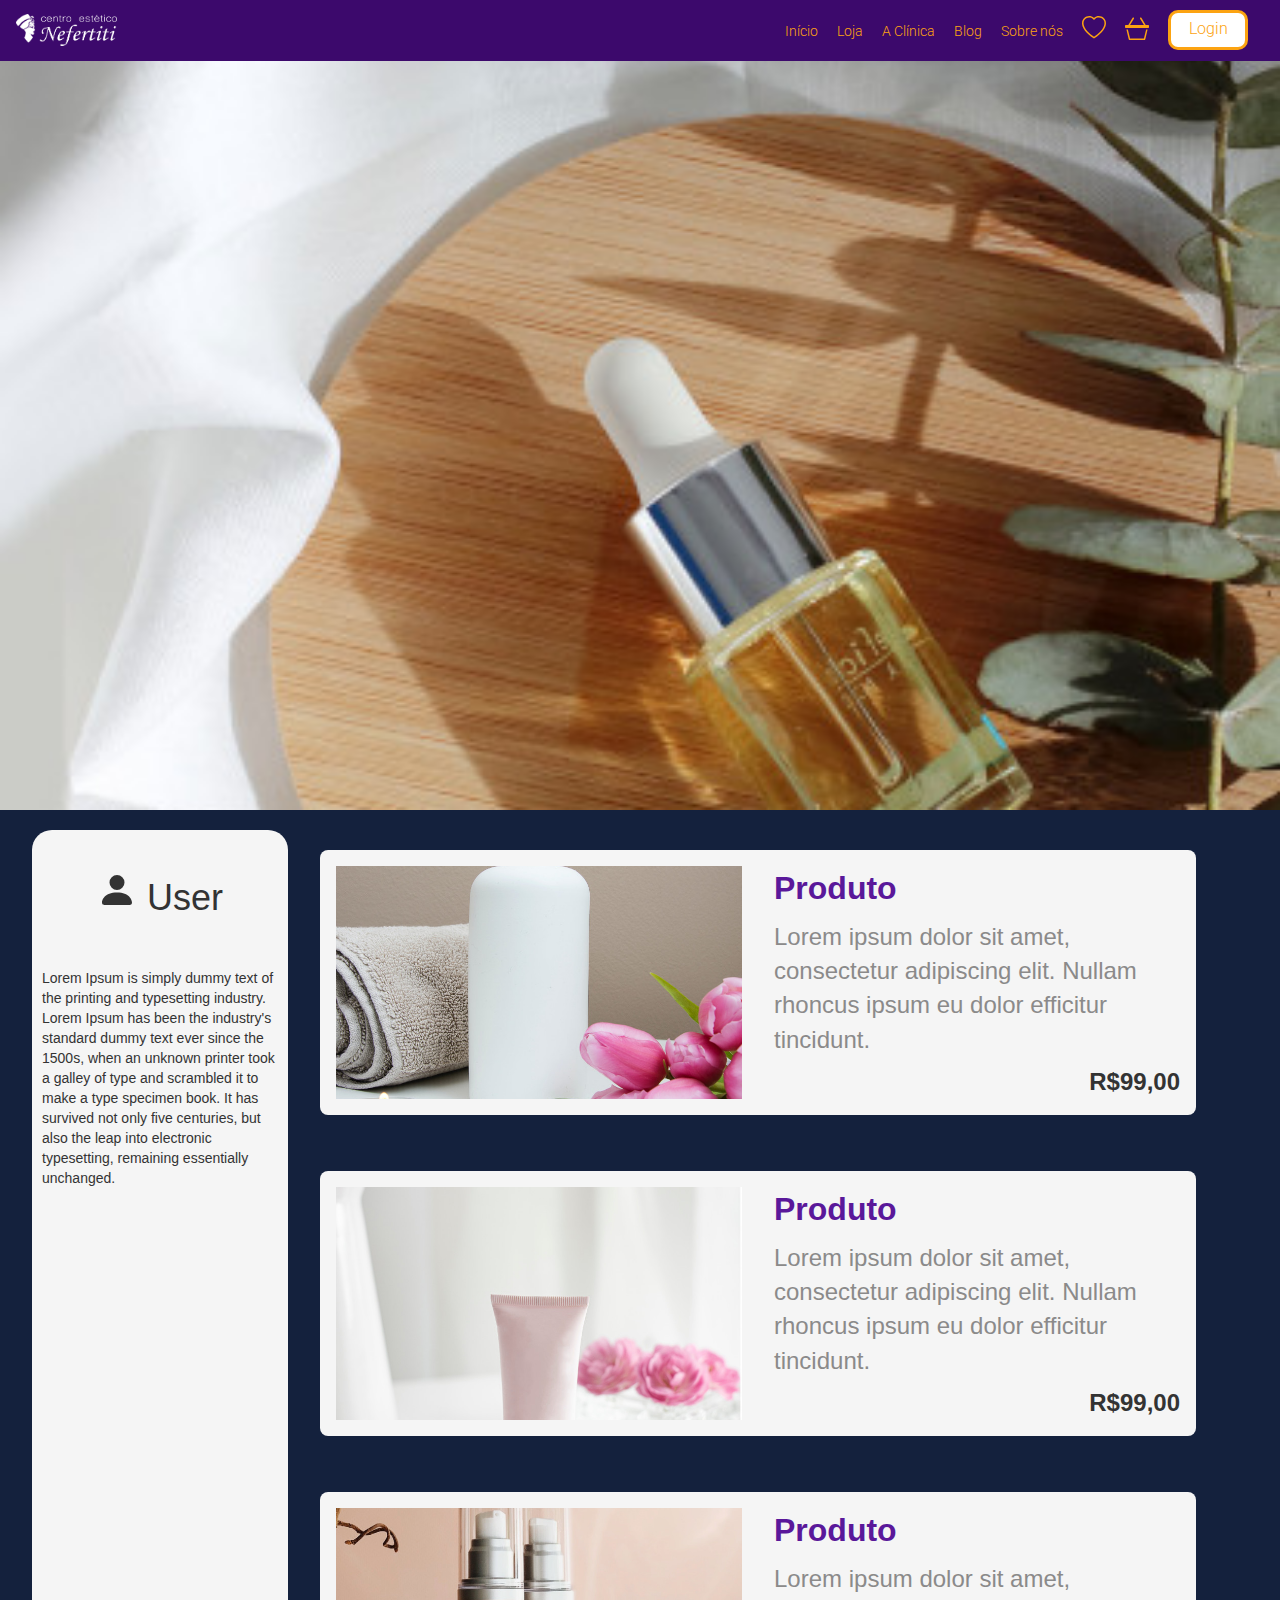
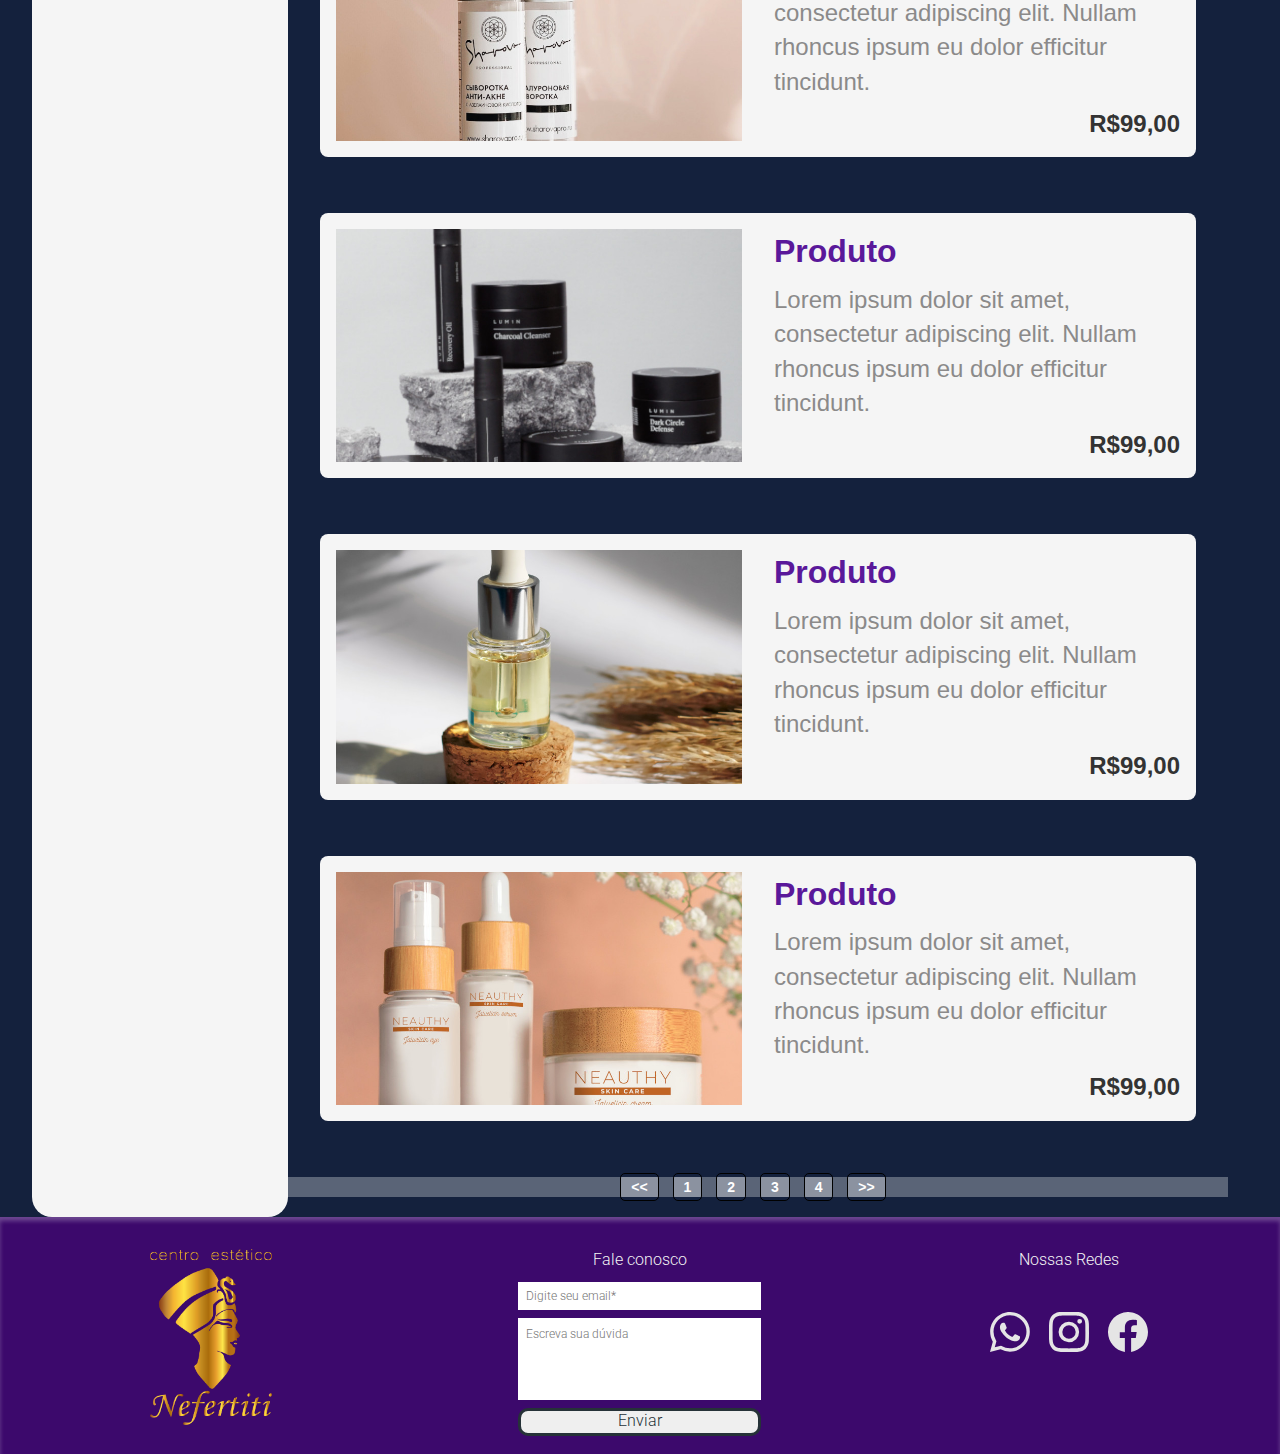
<file: loja/oficialloja.html>
<!DOCTYPE html>
<html lang="pt-br">
<head>
	<meta charset="utf-8">
	<meta name="viewport" content="width=device-width, initial-scale=1">
	<title>Nefertiti</title>
	<meta name= "description" content="Seu guia estético digital">
	<meta name= "robots" content="index, follow">
	<meta name= "author" content="almeidastor">
	<link href="https://maxcdn.bootstrapcdn.com/bootstrap/3.3.7/css/bootstrap.min.css" rel="stylesheet" integrity="sha384-BVYiiSIFeK1dGmJRAkycuHAHRg32OmUcww7on3RYdg4Va+PmSTsz/K68vbdEjh4u" crossorigin="anonymous">
	<link rel="stylesheet" href="../css/nefertitistyle.css">
	<link rel="stylesheet" href="../css/blogstyle.css">
	<link rel="stylesheet" href="../css/storestyle.css">
	<script type="text/javascript" src="../js/nefertitiscript.js"></script>

	<link href="https://maxcdn.bootstrapcdn.com/font-awesome/4.6.3/css/font-awesome.min.css" rel="stylesheet">
	<link href="https://fonts.googleapis.com/css?family=Roboto:500,700&display=swap" rel="stylesheet"> 
	<link rel="preconnect" href="https://fonts.gstatic.com">
	<link href="https://fonts.googleapis.com/css?family=Aref+Ruqaa:wght@700&display=swap" rel="stylesheet"> 
	<link rel="preconnect" href="https://fonts.gstatic.com">
	<link rel="icon" href="../images/logo-variants/iconnavgray.png">
</head>

<body>
	<section class="description" id="coverimgsobre" style="background-image: url('../images/loja/01m.jpg');"><div class="header"><nav class="navtoggle">
	<div id=div-logo-nav><img id=horizont-logo-nav src="../images/logo-variants/Horizontlogo.png"></div>

		<div class="toggle">


			<svg xmlns="http://www.w3.org/2000/svg" width="24" height="22" fill="currentColor" class="bi bi-heart" id="icon-nav-mobile"  viewBox="0 0 16 16">
  			<path d="m8 2.748-.717-.737C5.6.281 2.514.878 1.4 3.053c-.523 1.023-.641 2.5.314 4.385.92 1.815 2.834 3.989 6.286 6.357 3.452-2.368 5.365-4.542 6.286-6.357.955-1.886.838-3.362.314-4.385C13.486.878 10.4.28 8.717 2.01L8 2.748zM8 15C-7.333 4.868 3.279-3.04 7.824 1.143c.06.055.119.112.176.171a3.12 3.12 0 0 1 .176-.17C12.72-3.042 23.333 4.867 8 15z"/></svg>

 			<svg xmlns="http://www.w3.org/2000/svg" width="24" height="24" fill="currentColor" class="bi bi-basket3" id="icon-nav-mobile" viewBox="0 0 16 16">
 			<path d="M5.757 1.071a.5.5 0 0 1 .172.686L3.383 6h9.234L10.07 1.757a.5.5 0 1 1 .858-.514L13.783 6H15.5a.5.5 0 0 1 .5.5v1a.5.5 0 0 1-.5.5H.5a.5.5 0 0 1-.5-.5v-1A.5.5 0 0 1 .5 6h1.717L5.07 1.243a.5.5 0 0 1 .686-.172zM3.394 15l-1.48-6h-.97l1.525 6.426a.75.75 0 0 0 .729.574h9.606a.75.75 0 0 0 .73-.574L15.056 9h-.972l-1.479 6h-9.21z"/></svg>

 			<button id="btn-nav-mobile" type="button">Login</button>


			<svg xmlns="http://www.w3.org/2000/svg" width="40" height="auto" fill="currentColor" class="fa fa-bars menu" id="icon-nav-mobile2" viewBox="0 0 16 16">
 			 <path d="M3 9.5a1.5 1.5 0 1 1 0-3 1.5 1.5 0 0 1 0 3zm5 0a1.5 1.5 0 1 1 0-3 1.5 1.5 0 0 1 0 3zm5 0a1.5 1.5 0 1 1 0-3 1.5 1.5 0 0 1 0 3z"/></svg></div>

			<ul class=ula name>
				<li class=lia id="menu-nav-toggle"><a href="../index.html">Início</a></li>
				<li class=lia id="menu-nav-toggle"><a href="oficialloja.html">Loja</a></li>
				<li class=lia id="menu-nav-toggle"><a href="../clinica/clinicanefertiti.html">A Clínica</a></li>
				<li class=lia id="menu-nav-toggle"><a href="../blog/blogindex.html">Blog</a></li>
				<li class=lia id="menu-nav-toggle"><a href="../sobre.html">Sobre nós</a></li>
				<li class=lia id="icon-nav-toggle"><svg xmlns="http://www.w3.org/2000/svg" width="24" height="24"  fill="currentColor" id="icon-nav-li" class="bi bi-heart" viewBox="0 0 16 16">
  				<path d="m8 2.748-.717-.737C5.6.281 2.514.878 1.4 3.053c-.523 1.023-.641 2.5.314 4.385.92 1.815 2.834 3.989 6.286 6.357 3.452-2.368 5.365-4.542 6.286-6.357.955-1.886.838-3.362.314-4.385C13.486.878 10.4.28 8.717 2.01L8 2.748zM8 15C-7.333 4.868 3.279-3.04 7.824 1.143c.06.055.119.112.176.171a3.12 3.12 0 0 1 .176-.17C12.72-3.042 23.333 4.867 8 15z"/></svg></li>
  				<li class=lia id="icon-nav-toggle"><svg xmlns="http://www.w3.org/2000/svg" width="24" height="24" fill="currentColor"  id="icon-nav-li" class="bi bi-basket3" viewBox="0 0 16 16">
  				<path d="M5.757 1.071a.5.5 0 0 1 .172.686L3.383 6h9.234L10.07 1.757a.5.5 0 1 1 .858-.514L13.783 6H15.5a.5.5 0 0 1 .5.5v1a.5.5 0 0 1-.5.5H.5a.5.5 0 0 1-.5-.5v-1A.5.5 0 0 1 .5 6h1.717L5.07 1.243a.5.5 0 0 1 .686-.172zM3.394 15l-1.48-6h-.97l1.525 6.426a.75.75 0 0 0 .729.574h9.606a.75.75 0 0 0 .73-.574L15.056 9h-.972l-1.479 6h-9.21z"/></svg></li>
  				<button id="btn-nav-toggle" type="button">Login</button>
			</ul></div></nav>

		<script src="https://code.jquery.com/jquery-3.4.1.js"></script>
		<script type = "text/javascript">
			$(document).ready(function(){
				$('.menu').click(function(){
					$(".ula").toggleClass('active');
				})
			})</script></div>
		</section>
		
	<div id=divmailsent> E-Mail Enviado </div>
</br>

	<div id="storedash">
			<div class="menulateral"> <h1 style="text-align: center; padding-top: 10px;"><svg xmlns="http://www.w3.org/2000/svg" width="40" height="40" fill="currentColor" class="bi bi-person-fill" viewBox="0 0 16 16">
  <path d="M3 14s-1 0-1-1 1-4 6-4 6 3 6 4-1 1-1 1H3Zm5-6a3 3 0 1 0 0-6 3 3 0 0 0 0 6Z"/>
</svg> User </h1></br></br>
	<p>Lorem Ipsum is simply dummy text of the printing and typesetting industry. Lorem Ipsum has been the industry's standard dummy text ever since the 1500s, when an unknown printer took a galley of type and scrambled it to make a type specimen book. It has survived not only five centuries, but also the leap into electronic typesetting, remaining essentially unchanged.</p>	</div>
	<div class="menutop"> 
		<div id="menufiltro1"><input type="text" id="busca" placeholder="🔍︎ Procurar"></div>
<div id="menuid"><div id="menufiltro">
<ul class=filter name>
				<li class=filt id="menu-nav-filter"><svg xmlns="http://www.w3.org/2000/svg" width="16" height="16" fill="currentColor" class="bi bi-funnel-fill" viewBox="0 0 16 16">
  <path d="M1.5 1.5A.5.5 0 0 1 2 1h12a.5.5 0 0 1 .5.5v2a.5.5 0 0 1-.128.334L10 8.692V13.5a.5.5 0 0 1-.342.474l-3 1A.5.5 0 0 1 6 14.5V8.692L1.628 3.834A.5.5 0 0 1 1.5 3.5v-2z"/>
</svg></li>
				<li class=filt id="menu-nav-filter"><a href="#">Filtro01</a></li>
				<li class=filt id="menu-nav-filter"><a href="#">Filtro02</a></li>
				<li class=filt id="menu-nav-filter"><a href="#">Filtro03</a></li>
				<li class=filt id="menu-nav-filter"><a href="#">Filtro04</a></li>
			</ul></div>
</div>
	<div id="store-indexdiv" style="margin-top:20px;">
		<div id="blog-indeximg" style="background-image: url('../images/loja/Prod01.jpg')" background-position: center;>
		</div>
		<div id="blog-indexdescription">
		<div id="blog-indextitle">Produto</div>
		<div id="blog-indextext">Lorem ipsum dolor sit amet, consectetur adipiscing elit. Nullam rhoncus ipsum eu dolor efficitur tincidunt.</div>
		<div id="storeprice">R$99,00</div></br></br>
		</div>
	</div>

		<div id="store-indexdiv" style="margin-top:20px;">
		<div id="blog-indeximg" style="background-image: url('../images/loja/Prod02.jpg')" background-position: center;>
		</div>
		<div id="blog-indexdescription">
		<div id="blog-indextitle">Produto</div>
		<div id="blog-indextext">Lorem ipsum dolor sit amet, consectetur adipiscing elit. Nullam rhoncus ipsum eu dolor efficitur tincidunt.</div>
		<div id="storeprice">R$99,00</div></br></br>
		</div>
	</div>

		<div id="store-indexdiv" style="margin-top:20px;">
		<div id="blog-indeximg" style="background-image: url('../images/loja/Prod03.jpg')" background-position: center;>
		</div>
		<div id="blog-indexdescription">
		<div id="blog-indextitle">Produto</div>
		<div id="blog-indextext">Lorem ipsum dolor sit amet, consectetur adipiscing elit. Nullam rhoncus ipsum eu dolor efficitur tincidunt.</div>
		<div id="storeprice">R$99,00</div></br></br>
		</div>
	</div>

		<div id="store-indexdiv" style="margin-top:20px;">
		<div id="blog-indeximg" style="background-image: url('../images/loja/Prod04.jpg')" background-position: center;>
		</div>
		<div id="blog-indexdescription">
		<div id="blog-indextitle">Produto</div>
		<div id="blog-indextext">Lorem ipsum dolor sit amet, consectetur adipiscing elit. Nullam rhoncus ipsum eu dolor efficitur tincidunt.</div>
		<div id="storeprice">R$99,00</div></br></br>
		</div>
	</div>

		<div id="store-indexdiv" style="margin-top:20px;">
		<div id="blog-indeximg" style="background-image: url('../images/loja/Prod05.jpg')" background-position: center;>
		</div>
		<div id="blog-indexdescription">
		<div id="blog-indextitle">Produto</div>
		<div id="blog-indextext">Lorem ipsum dolor sit amet, consectetur adipiscing elit. Nullam rhoncus ipsum eu dolor efficitur tincidunt.</div>
		<div id="storeprice">R$99,00</div></br></br>
		</div>
	</div>

		<div id="store-indexdiv" style="margin-top:20px;">
		<div id="blog-indeximg" style="background-image: url('../images/loja/Prod06.jpg')" background-position: center;>
		</div>
		<div id="blog-indexdescription">
		<div id="blog-indextitle">Produto</div>
		<div id="blog-indextext">Lorem ipsum dolor sit amet, consectetur adipiscing elit. Nullam rhoncus ipsum eu dolor efficitur tincidunt.</div>
		<div id="storeprice">R$99,00</div>
		</div>
	</div>
	<div class="menu-container">
		<ul class="menufinal" >
  <li><a href="#"><<</a></li>		
  <li><a href="#">1</a></li>
  <li><a href="#">2</a></li>
  <li><a href="#">3</a></li>
  <li><a href="#">4</a></li>
  <li><a href="#">>></a></li>
</ul>
</div>
</div>


	</div>




	<footer> 
	<div class="footer">
	<div id="footer-frame1">
		<p><img id=logofooter src="../images/logo-variants/principallogogold.png"></p>
	</div>

	<div id=footer-frame2>
		<nav class="navfooter">
		<ul id="title-footer">
		
		<p>Fale conosco</p>
		<div id="frame-form-footer">
		<input type="email" id="inputemail-footer" placeholder="Digite seu email*">
		<textarea id="inputtext-footer" cols="30" rows="5" placeholder="Escreva sua dúvida" ></textarea>
		<button id="btn-footer" type="button" onclick="ocultarExibir()">Enviar</button>
		</div>
		</ul>
		</nav>
	</div>
<script>
</script>
	<div id=footer-frame3>
		<ul>
		<p id="title-footer">Nossas Redes</p>
		<p>
			<div id="frame-icons-footer">
			<a href="https://api.whatsapp.com/send?phone=+5511123456789" target="_blank"><svg xmlns="http://www.w3.org/2000/svg" fill="#e5e5e5" class="bi bi-whatsapp"  id=iconsocial1 viewBox="0 0 16 16">
  			<path d="M13.601 2.326A7.854 7.854 0 0 0 7.994 0C3.627 0 .068 3.558.064 7.926c0 1.399.366 2.76 1.057 3.965L0 16l4.204-1.102a7.933 7.933 0 0 0 3.79.965h.004c4.368 0 7.926-3.558 7.93-7.93A7.898 7.898 0 0 0 13.6 2.326zM7.994 14.521a6.573 6.573 0 0 1-3.356-.92l-.24-.144-2.494.654.666-2.433-.156-.251a6.56 6.56 0 0 1-1.007-3.505c0-3.626 2.957-6.584 6.591-6.584a6.56 6.56 0 0 1 4.66 1.931 6.557 6.557 0 0 1 1.928 4.66c-.004 3.639-2.961 6.592-6.592 6.592zm3.615-4.934c-.197-.099-1.17-.578-1.353-.646-.182-.065-.315-.099-.445.099-.133.197-.513.646-.627.775-.114.133-.232.148-.43.05-.197-.1-.836-.308-1.592-.985-.59-.525-.985-1.175-1.103-1.372-.114-.198-.011-.304.088-.403.087-.088.197-.232.296-.346.1-.114.133-.198.198-.33.065-.134.034-.248-.015-.347-.05-.099-.445-1.076-.612-1.47-.16-.389-.323-.335-.445-.34-.114-.007-.247-.007-.38-.007a.729.729 0 0 0-.529.247c-.182.198-.691.677-.691 1.654 0 .977.71 1.916.81 2.049.098.133 1.394 2.132 3.383 2.992.47.205.84.326 1.129.418.475.152.904.129 1.246.08.38-.058 1.171-.48 1.338-.943.164-.464.164-.86.114-.943-.049-.084-.182-.133-.38-.232z"/>
			</svg></a>

			<a href="https://www.instagram.com/" target="_blank"><svg xmlns="http://www.w3.org/2000/svg" fill="#e5e5e5" class="bi bi-instagram" id=iconsocial1 viewBox="0 0 16 16">
  			<path d="M8 0C5.829 0 5.556.01 4.703.048 3.85.088 3.269.222 2.76.42a3.917 3.917 0 0 0-1.417.923A3.927 3.927 0 0 0 .42 2.76C.222 3.268.087 3.85.048 4.7.01 5.555 0 5.827 0 8.001c0 2.172.01 2.444.048 3.297.04.852.174 1.433.372 1.942.205.526.478.972.923 1.417.444.445.89.719 1.416.923.51.198 1.09.333 1.942.372C5.555 15.99 5.827 16 8 16s2.444-.01 3.298-.048c.851-.04 1.434-.174 1.943-.372a3.916 3.916 0 0 0 1.416-.923c.445-.445.718-.891.923-1.417.197-.509.332-1.09.372-1.942C15.99 10.445 16 10.173 16 8s-.01-2.445-.048-3.299c-.04-.851-.175-1.433-.372-1.941a3.926 3.926 0 0 0-.923-1.417A3.911 3.911 0 0 0 13.24.42c-.51-.198-1.092-.333-1.943-.372C10.443.01 10.172 0 7.998 0h.003zm-.717 1.442h.718c2.136 0 2.389.007 3.232.046.78.035 1.204.166 1.486.275.373.145.64.319.92.599.28.28.453.546.598.92.11.281.24.705.275 1.485.039.843.047 1.096.047 3.231s-.008 2.389-.047 3.232c-.035.78-.166 1.203-.275 1.485a2.47 2.47 0 0 1-.599.919c-.28.28-.546.453-.92.598-.28.11-.704.24-1.485.276-.843.038-1.096.047-3.232.047s-2.39-.009-3.233-.047c-.78-.036-1.203-.166-1.485-.276a2.478 2.478 0 0 1-.92-.598 2.48 2.48 0 0 1-.6-.92c-.109-.281-.24-.705-.275-1.485-.038-.843-.046-1.096-.046-3.233 0-2.136.008-2.388.046-3.231.036-.78.166-1.204.276-1.486.145-.373.319-.64.599-.92.28-.28.546-.453.92-.598.282-.11.705-.24 1.485-.276.738-.034 1.024-.044 2.515-.045v.002zm4.988 1.328a.96.96 0 1 0 0 1.92.96.96 0 0 0 0-1.92zm-4.27 1.122a4.109 4.109 0 1 0 0 8.217 4.109 4.109 0 0 0 0-8.217zm0 1.441a2.667 2.667 0 1 1 0 5.334 2.667 2.667 0 0 1 0-5.334z"/>
  			</svg></a>

			<a href="https://www.facebook.com/" target="_blank"><svg xmlns="http://www.w3.org/2000/svg" fill="#e5e5e5" class="bi bi-facebook" id=iconsocial2 viewBox="0 0 16 16">
  			<path d="M16 8.049c0-4.446-3.582-8.05-8-8.05C3.58 0-.002 3.603-.002 8.05c0 4.017 2.926 7.347 6.75 7.951v-5.625h-2.03V8.05H6.75V6.275c0-2.017 1.195-3.131 3.022-3.131.876 0 1.791.157 1.791.157v1.98h-1.009c-.993 0-1.303.621-1.303 1.258v1.51h2.218l-.354 2.326H9.25V16c3.824-.604 6.75-3.934 6.75-7.951z"/>
			</svg></a>
			</div>

		</p></ul>
	</div>
	</div>
</footer>
</body>
</html>
</file>
<file: css/nefertitistyle.css>
*{margin:0; padding:0; border:none; outline:none; font-weight: 300; box-sizing: border-box;}
body{background-color: #14213d;}

.header{width: 100%; display: flex;}
.toggle{padding:0px 16px; text-align: right; box-sizing: border-box; color:#FCA311; font-size:24px; display:none;}
.navtoggle{width:100%; height: auto; background:#3C096C; font-family: 'Roboto', serif; position: relativa; float: left;}
	.ula{width:95%;margin:0 auto; padding:0;text-align: right; }
	.ula .lia{list-style: none; display:inline-block; padding: 16px 8px 16px 8px; vertical-align: middle; color:#FCA311;}
	.ula .lia:hover{color:#FFFFFF;  font-weight: bold;}
	.ula .lia a {color:currentColor; text-decoration: none;}
	#btn-nav-toggle{width:80px; height: 40px; padding: 0px; margin-left: 8px; font-size:16px; color:#FCA311; background-color:#FFFFFF; border: 3px solid #FCA311; border-radius: 10px;}
	#btn-nav-toggle:hover{font-weight: bold; border: 2px solid #FCA311;}
	#btn-nav-toggle:active{font-weight: bold; border: 2px solid #d5d5d5;}
	#icon-nav-li{fill:#FCA311}
	#icon-nav-li:hover{fill:#ffffff; cursor: pointer;}
	#horizont-logo-nav{height: 40px; padding-top: 8px;}
	#div-logo-nav{position: absolute; float: left; padding-top: 6px; padding-left: 16px;}
	#btnpopup{width: 150px;height: 69px; position: fixed; bottom: 64px; z-index: 9; right: 16px;}
	#btnpopup{background-image: url('../images/mini/btnpopup0.png'); background-size: 150px 69px; }
	#btnpopuptext{width: 100%;height: 69px; position: absolute;right: 0px; }
	#btnpopuptext1{text-align: right;margin-right: 16px; margin-top: 6px; font-size: 13px; font-weight: bold;color: #ffffff;}
	#btnpopuptext2{text-align: right;margin-right: 12px;margin-bottom: 6px; font-size: 11px; font-weight: bold;color: #5A1894;}

@media(max-width:800px){
.toggle{display:flex; align-items: center; text-align: right; justify-content: flex-end;}
.navtoggle{width:100%;}
	.ula{width:100%; display:none; position: absolute;background: inherit;  background: rgba(0, 0, 0, 0.6);}
	.ula .lia{display:block; text-align: center;}
	.ula.active{display:block;}
	.onclick{background:#e91e63;}
	#icon-nav-li{display: none; padding: 0px;}
	#menu-nav-toggle{padding: 8px;}
	#icon-nav-toggle{display: none;}
	#btn-nav-toggle{display: none;}
	#icon-nav-mobile{margin-right: 16px;}
	#icon-nav-mobile:active{fill: #ffffff;}
	#icon-nav-mobile2:active{fill: #ffffff;}
	#btn-nav-mobile{width:80px; height: 40px; margin-right: 16px; margin-bottom: 8px; margin-top: 8px; font-size:16px; background-color: #ffffff; border: 3px solid #FCA311; border-radius: 10px;}
	#btn-nav-mobile:active{font-weight: bold; border: 1px solid #FCA311;}
}
@media(max-width:356px){
	#div-logo-nav{display: none;}
}

.footer{width:100%;height:auto; background-color: #3C096C; padding-top:32px; display:flex; font-family: 'Roboto', serif; justify-content: space-around; box-shadow: inset 0px 4px 4px rgba(255, 255, 255, 0.25);}
	#footer-frame1{width:33%; text-align: center;}
	#footer-frame2{width:34%; height:auto; text-align:center;}
	#footer-frame3{width:33%; text-align:center; align-items: center;}
	#logofooter{height:176px;}
	.navfooter{width:100%;}
	#iconsocial1{width:40px; margin-right:16px; color:#e5e5e5;}
	#iconsocial2{width:40px;}
	#title-footer{font-size:16px; color:#f5f5f5; text-align:center; }
	#frame-form-footer{width: auto; display: flex; flex-direction: column; align-items: center}
	#frame-icons-footer{margin-top: 40px;}
	#inputemail-footer{width:243px; height: 28px; color:#000000; font-size: 12px; padding: 8px; margin-bottom: 8px}
	#inputtext-footer{width:243px; height: 82px; color:#000000; font-size: 12px; padding: 8px; margin-bottom: 8px; vertical-align: text-top; resize: none;}
	#inputemail-footer:active{color:#ffffff;}
	#inputtext-footer:active{color:#ffffff;}
	#btn-footer{width:243px; height: 28px; font-size: 16px; margin-bottom: 8px; border: 3px solid #263238; box-sizing: border-box; border-radius: 10px; color: #263238;display: flex;align-items: center; justify-content: center;}
	#divmailsent{width: 100%;  background: rgba(0, 0, 0, 0.6); color: #FCA311; text-align: center; font-size: 24px; font-weight: bold; font-family: Roboto, serif; position: fixed; bottom: 0px; display: none;}

@media(max-width:800px){
	.footer{width:100%; height:auto; padding-top: 16px; display: block; text-align: center; font-family: 'Roboto', serif;}
	#footer-frame1{width:100%; height:auto; margin-bottom: 32px;}
	#footer-frame2{width:100%; height:auto; margin-bottom: 32px;}
	#footer-frame3{width:100%; height:auto; padding-bottom: 16px;}
	#iconsocial1{max-width:40px;}
	#iconsocial2{max-width:40px;}
	#title-footer{font-size:16px; margin-bottom: 16px;}
	#frame-icons-footer{margin-top: 32px;}
	#emailft{margin-bottom: 8px;}
	#txtft{margin-bottom: 8px;}
	#btnft{margin-bottom: 8px;}
}

.description{width: 100%;height: 90vh; position: relative; background-size: cover;}
#coverimgindex{background-position: right; background-position: bottom;}
#coverimgsobre{background-position: center;}
#p-cover01{position: absolute;width: 100%; height:8vh ;background: rgba(0, 0, 0, 0.8); bottom:0vh; display: flex; align-items: center; justify-content: center}
#paragraphindex{text-align: center; font-family: 'Aref Ruqaa', cursive; color: #F5B731; font-weight: bold; white-space: nowrap; font-size: 24px; overflow: hidden;}
.h1-primary{font-size: 32px; color: #FCA311; font-weight: bold;}
#index-h1{margin-left:32px; margin-top: 40px; margin-bottom: 16px;}
.logoindexdiv1{width:100%;border-radius: 0px 25px;}
#logoindexdiv0{width:27%; position: relative; display: flex; justify-content: center; align-items: center;}
#body-indexdiv1{width: 100%; display: flex;justify-content: space-between; padding-left: 32px; padding-right: 32px;}
#textlogo{position: absolute; width: 100%; height: 100%; text-align: center; font-size: 5vh; border-radius: 0px 25px; color: rgba(0, 0, 0, 0.0);}
#textlogo:hover{background-color: rgba(0, 0, 0, 0.5); transition: 300ms;color: rgba(255, 255, 255, 1.0); text-decoration: none; }
#textlogo1{margin-top: 50%; font-weight: bold; }
#blog-indexdiv{background: #F5F5F5;display: flex;position: relative; margin-left: 32px; margin-right: 32px; margin-bottom: 56px; border-radius:8px;}
#blog-indeximg{width: 50%; margin: 16px; background-size: cover; background-position: center;}
#blog-indexdescription{width: 50%; margin: 16px; display: block; position: relative;}
#blog-indextitle{font-size: 32px; font-weight: bold; color: #5A189A;}
#blog-indextext{margin-top: 8px; font-size: 24px; color: #8B8A8A;}
#blog-indexhash{margin-top: 16px; font-size: 18px; color: rgba(252, 163, 17, 0.7);}
#blog-indexbtn{width: 20vh; float: right;bottom: 0px; font-size: 100%; padding: 8px; border-radius: 10px; border: 3px solid #FCA311; font-family: roboto; color: #FCA311; background-color: #ffffff;}
#blog-indexbtn:hover{font-weight: bold; border: 3px solid #FCA311;}
#blog-indexbtn:active{font-weight: bold; border: 3px solid #d5d5d5; margin-top: 8px;}
#blog-indexbtn2{bottom: 0; position: absolute; right: 0;}


@media(max-width:800px){
	.description{height: 50vh; background-position: right;}
	#p-cover01{ height:5vh}
	#body-indexdiv1{padding-left: 16px; padding-right: 16px;}
	.h1-primary{font-size: 24px;}
	#index-h1{margin-left:16px; margin-top: 32px; margin-bottom: 24px;}
	#textlogotxt{position: absolute; width: 100%; height: 25%; text-align: center; font-size: 1.8vh; border-radius: 0px 0px 0px 25px; background-color: rgba(0, 0, 0, 0.5);color: rgba(255, 255, 255, 1.0);  bottom:0vh;}
	#textlogo1{margin-top: 2% ; font-weight: bold; }
	#blog-indexdiv{margin-left: 16px; margin-right: 16px; margin-bottom: 40px;}
	#blog-indeximg{margin: 8px;}
	#blog-indexdescription{width: 50%; margin: 8px;}
	#blog-indextitle{font-size: 16px; font-weight: bold;}
	#blog-indextext{margin-top: 8px; font-size: 12px;}
	#blog-indexhash{margin-top: 8px; font-size: 10px;}
	#blog-indexbtn{width: 10vh;margin-top: 8px; float: right; position: relative; font-size: 100%; padding: 2px; font-weight: bold;}
}

#sobreanefertiti{width: 100%;background: blue;padding-left: 32px;padding-right: 32px; margin-top: 32px; display: flex; justify-content:center; background-position: center; position: relative;}
#logosobrediv1{width: 30%; border-radius: 0px 25px; float: left; position: relative; background-size: cover; background-position: center;} 
#logosobredivtext{width: 55% ; background: #F5F5F5; display: flex ;justify-content: center; padding: 20px; overflow:auto; align-items: center; scroll-behavior: auto;}
#logosobredivtext1{font-size: 24px; font-family: Roboto, serif; color: #263238;}
	.container {display: flex; overflow-x: auto;  justify-content: center;}
	.container img { margin-right: 15px;}
	#roll{width: 100%; display: flex; align-items: center; padding-top: 20px;}
	#img{width: 200px;}
#nossiga{width:100%;text-align: center;}
	#iconsocial3{width:80px; margin-right:30px; color:#e5e5e5;}
	#iconsocial4{width:80px;}
	#titnef{color: #5a189a;}


@media(max-width:800px){
	#sobreanefertiti{width: 100%;padding-left: 16px;padding-right: 16px; margin-top: 16px}
	#logosobredivtext{height: 13vh;}
	#logosobredivtext{margin-left: 16px; padding: 8px; border-radius: 25px;}
	#logosobredivtext1{font-size: 12px; text-orientation: left;}
	.container {display: flex; overflow-x: auto; justify-content: left;}
	.container img { margin-right: 5px;}
	#roll{width: 100%; display: flex; align-items: center; padding-top: 16px;}
	#img{width: 150px;}
		#iconsocial3{max-width:60px;}
	#iconsocial4{max-width:60px;}
}

@media(min-width:800px){
	#btnaction{height: 60px;}
}

#divaction{width: 100%;align-items: center; text-align: center;}
#btnaction{width: 70%; font-size: 20px; color: white; background: linear-gradient(180deg, rgba(255,114,1,1) 10%, rgba(255,153,1,1) 80%); border-radius: 10px;}
</file>
<file: css/blogstyle.css>
#blogdash{ width:100%;display: flex; justify-content: center;}
.menutop{width:75%; height: auto; padding-right:20px;}
.menulateral{ width:20%; background-color: #f5f5f5;border-radius: 20px; padding:10px;}
.filter .filt{list-style: none; display:inline-block; padding: 16px 8px 16px 8px; vertical-align: middle; color:#000000;}
.filter .filt:hover{color:#FCA311;  font-weight: bold;}
.filter .filt a {color:currentColor; text-decoration: none;}
#menufiltro{width:50% ; height:50px ; background-color: rgba(255, 255, 255, 0.3); text-align:center;}
#menufiltro1{width:30%; height: 50px; justify-content: center; text-align: center; padding-top: 10px; border: 1px solid #000000; border-radius: 10px;}
#menuid{display:flex; justify-content: space-between;}

.menufinal {list-style: none; padding: 0; margin: 0; position: center; background-color: rgba(255, 255, 255, 0.3); }
.menufinal li {display: inline-block; margin-right: 10px;}
.menufinal li a {text-decoration: none;color: white;font-weight: bold;padding: 5px 10px;border: 1px solid black;border-radius: 5px;}
.menufinal li a:hover {background-color: #f0f0f0;}
.menu-container{width:100%; text-align: center; margin-bottom: 20px; margin-top: 200px;}
#busca{height: 30px; border-radius: 10px;}

#blog-indeximg2{width: 100%; height: 60vh;}
.blog-indextext2{background-color: #f5f5f5; padding: 20px; border-radius: 10px;}

@media(max-width:800px){
#blogdash{flex-direction: column;}
.menutop{width:100%;padding-right:0px;}
.menulateral{ width:100%;}
#menufiltro{width:100% ;}
#menufiltro1{width:100% ; margin-top: 8px;}
#menuid{display:block;}
#blog-indeximg2{width: 100%; height: 30vh;}
}
</file>
<file: css/storestyle.css>
#storedash{ width:100%;display: flex; justify-content: center;}
.menutop{width:75%; height: auto; padding-right:20px;}
.menulateral{ width:20%; background-color: #f5f5f5;border-radius: 20px; padding:10px;}
.filter .filt{list-style: none; display:inline-block; padding: 16px 8px 16px 8px; vertical-align: middle; color:#000000;}
.filter .filt:hover{color:#FCA311;  font-weight: bold;}
.filter .filt a {color:currentColor; text-decoration: none;}
#menufiltro{width:50% ; height:50px ; background-color: rgba(255, 255, 255, 0.3); text-align:center;}
#menufiltro1{display: none;}
#menuid{display:none;}

.menufinal {list-style: none; padding: 0; margin: 0; position: center;}
.menufinal li {display: inline-block; margin-right: 10px; background-color: rgba(255, 255, 255, 0.3);}
.menufinal li a {text-decoration: none;color: white;font-weight: bold;padding: 5px 10px;border: 1px solid black;border-radius: 5px;}
.menufinal li a:hover {text-decoration: underline;}
.menu-container{width:100%; text-align: center; margin-bottom: 20px; margin-top: 20px;}
#busca{height: 30px; border-radius: 10px;}

#blog-indeximg2{width: 100%; height: 60vh;}
.blog-indextext2{background-color: #f5f5f5; padding: 20px; border-radius: 10px;}

#store-indexdiv{background: #F5F5F5;display: flex;position: relative; margin-left: 32px; margin-right: 32px; margin-bottom: 56px; border-radius:8px;}
#storeprice{margin-top: 8px; float: right; font-size: 24px; font-weight: bold;}



@media(max-width:800px){
#storedash{flex-direction: column;}
.menutop{width:100%;padding-right:0px;}
.menulateral{display: none;}
#menufiltro{width:100% ;}
#menufiltro1{width:100% ; margin-top: 8px;}
#menuid{display:block;}
#blog-indeximg2{width: 100%; height: 30vh;}
#menufiltro1{width:100%; height: 50px;display: block; background-color: white; justify-content: center; text-align: center; padding-top: 10px; border: 1px solid #000000; border-radius: 10px;}
#menuid{display:flex; justify-content: space-between;margin-top: 8px;}
#store-indexdiv{display: flex;}
#store-indexdiv{margin-left: 16px; margin-right: 16px; margin-bottom: 40px;}
}
</file>
